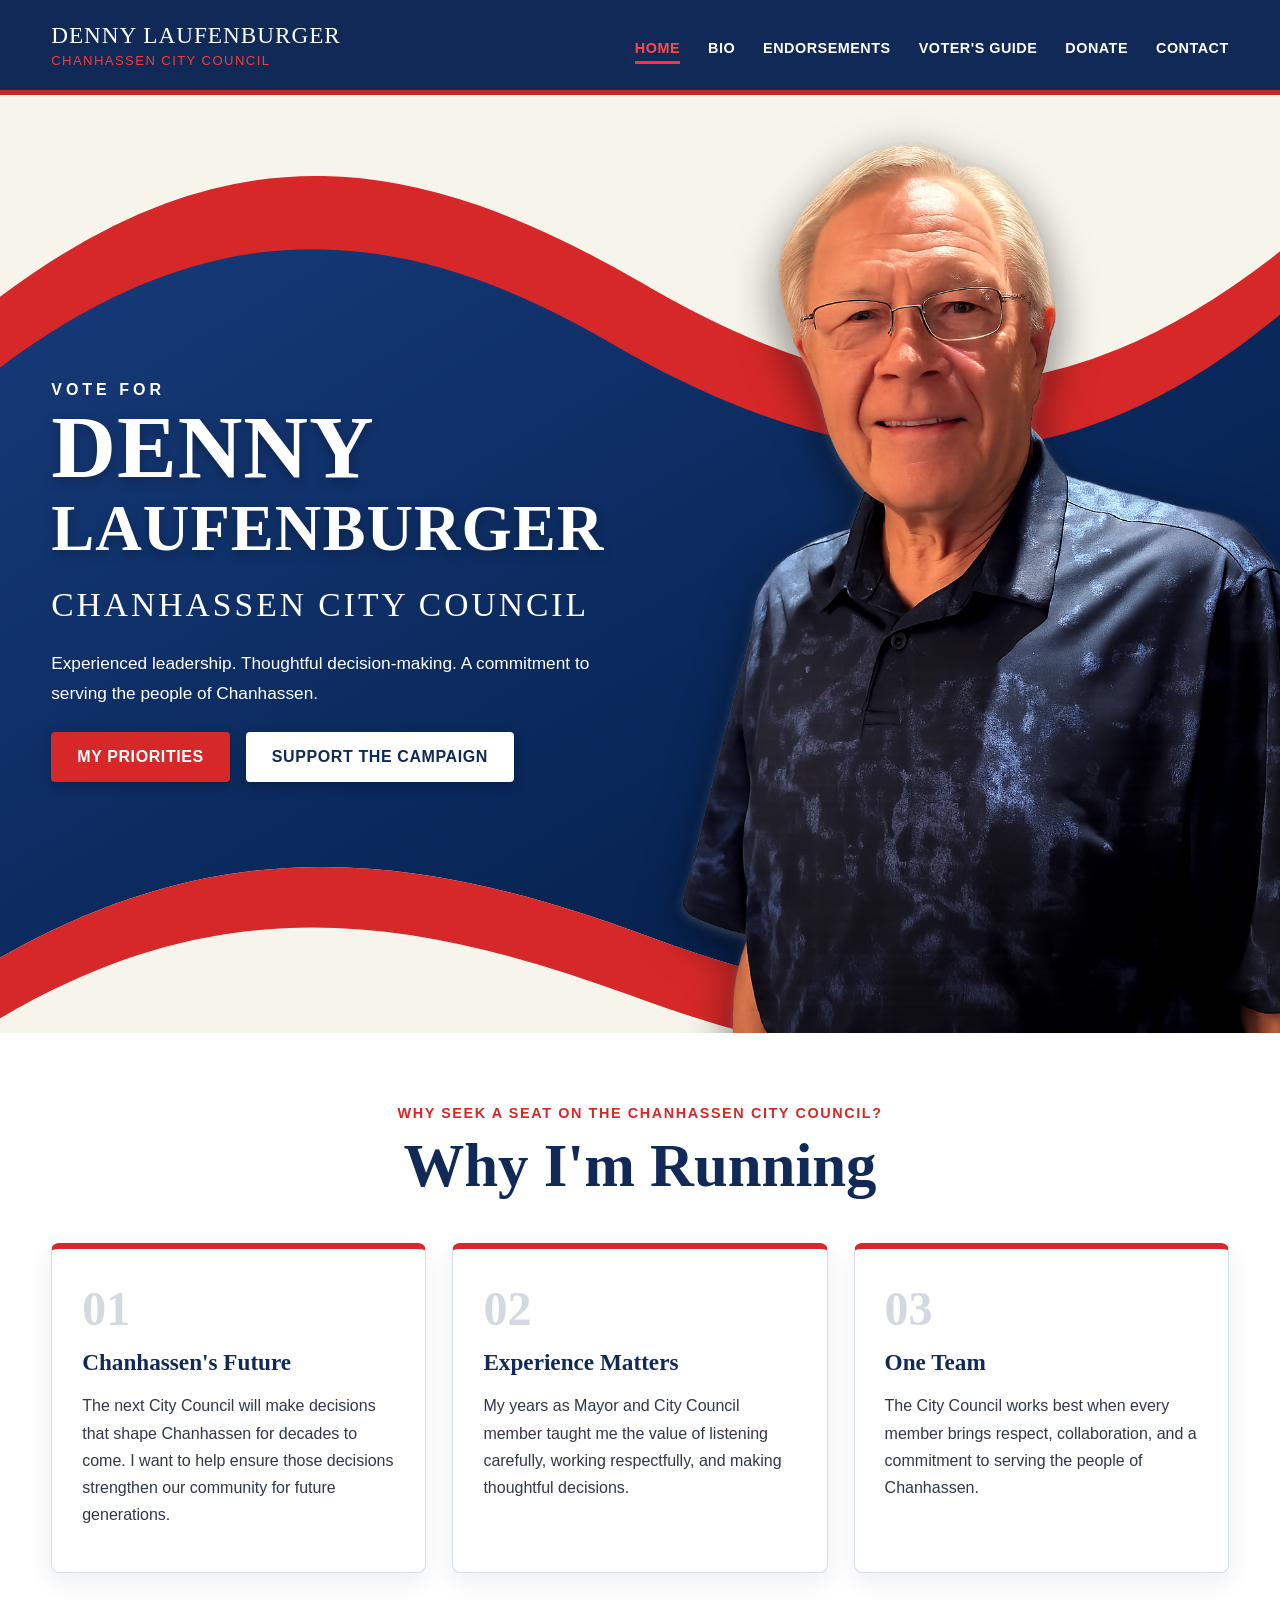
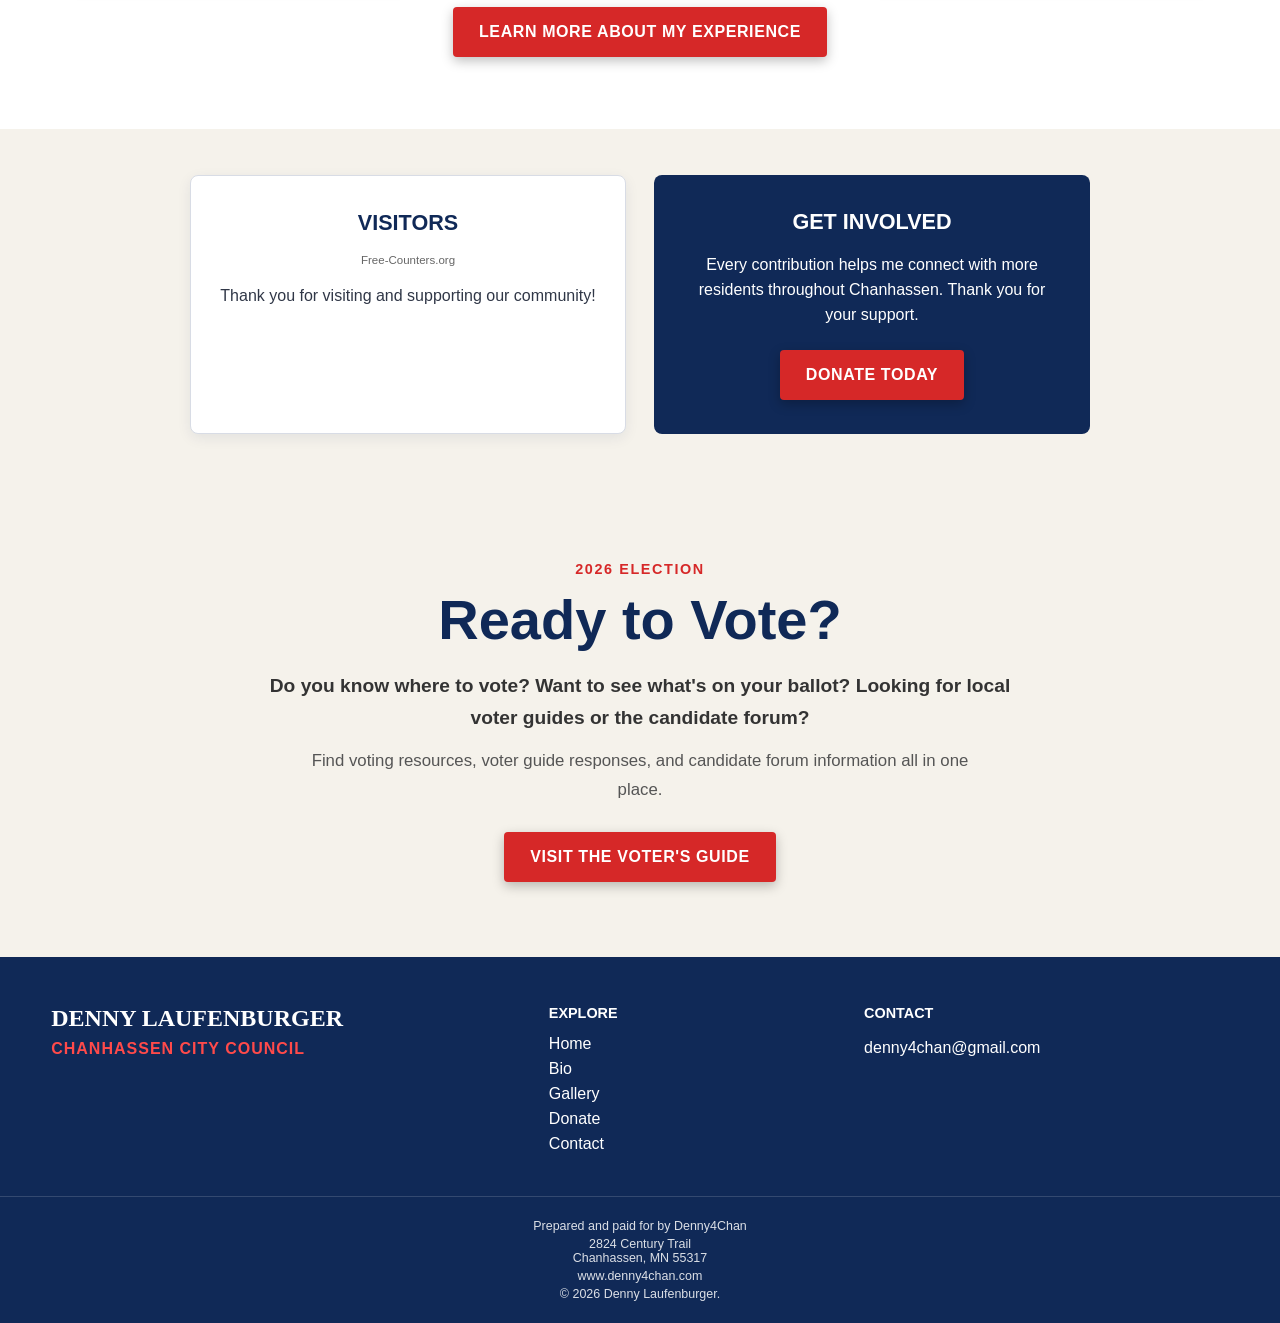
<file: index.html>
<!DOCTYPE html>
<html lang="en">
<head>
    
    <meta charset="UTF-8">

    <meta
        name="viewport"
        content="width=device-width, initial-scale=1.0"
    >

    <title>
        Denny Laufenburger for Chanhassen City Council
    </title>

    <meta
        name="description"
        content="Experienced leadership. Thoughtful decision-making. A commitment to serving the people of Chanhassen."
    >

    <!-- Social media and text-message preview -->
    <meta
        property="og:title"
        content="Denny Laufenburger for Chanhassen City Council"
    >

    <meta
        property="og:description"
        content="Experienced leadership. Thoughtful decision-making. A commitment to serving the people of Chanhassen."
    >

    <meta
        property="og:type"
        content="website"
    >

    <meta
        property="og:url"
        content="https://denny4chan.com/"
    >

    <meta
        property="og:image"
        content="https://denny4chan.com/images/social/share-image.jpg"
    >

    <meta
        property="og:image:alt"
        content="Vote Denny Laufenburger for Chanhassen City Council"
    >

    <meta
        property="og:image:width"
        content="1200"
    >

    <meta
        property="og:image:height"
        content="630"
    >

    <!-- X and other platforms -->
    <meta
        name="twitter:card"
        content="summary_large_image"
    >

    <meta
        name="twitter:title"
        content="Denny Laufenburger for Chanhassen City Council"
    >

    <meta
        name="twitter:description"
        content="Experienced leadership. Thoughtful decision-making. A commitment to serving the people of Chanhassen."
    >

    <meta
        name="twitter:image"
        content="https://denny4chan.com/images/social/share-image.jpg"
    >

    <link
        rel="stylesheet"
        href="css/style.css"
    >
</head>

<body>

    <header class="site-header">
        <div class="nav-container">

            <a class="campaign-name" href="index.html">
                <span>Denny Laufenburger</span>
                <small>Chanhassen City Council</small>
            </a>

            <nav class="main-nav">
    <a class="active" href="index.html">Home</a>
    <a href="about.html">Bio</a>
    <a href="endorsements.html">Endorsements</a>
    <a href="voter-guide.html">Voter's Guide</a>
    <a href="donate.html">Donate</a>
    <a href="contact.html">Contact</a>
</nav>

        </div>
    </header>

<main>

    <section class="hero">

        <svg
            class="hero-waves"
            viewBox="0 0 1440 620"
            preserveAspectRatio="none"
            aria-hidden="true"
        >
            <defs>
                <linearGradient id="blueGradient" x1="0" y1="0" x2="1" y2="1">
                    <stop offset="0%" stop-color="#173b7a"></stop>
                    <stop offset="55%" stop-color="#09285b"></stop>
                    <stop offset="100%" stop-color="#061b42"></stop>
                </linearGradient>
            </defs>

            <!-- White background -->
            <rect width="1440" height="620" fill="#f7f4ec"></rect>

            <!-- Upper red ribbon -->
            <path
                d="M0 135
                   C260 20, 470 40, 720 125
                   C980 215, 1190 220, 1440 105
                   L1440 145
                   C1195 265, 965 255, 705 170
                   C455 85, 245 70, 0 180
                   Z"
                fill="#d62828"
                stroke="#d62828"
                stroke-width="3"
                stroke-linejoin="round"
            ></path>

            <!-- Main blue area -->
            <path
    d="M0 180
       C250 70, 465 85, 705 170
       C965 255, 1195 265, 1440 145
       L1440 535
       C1210 625, 975 610, 725 555
       C470 500, 255 485, 0 570
       Z"
    fill="url(#blueGradient)"
></path>

            <!-- Lower red ribbon -->
            <path
    d="M0 570
       C255 485, 470 500, 725 555
       C975 610, 1210 625, 1440 535
       L1440 575
       C1195 665, 965 650, 710 595
       C455 540, 245 525, 0 610
       Z"
    fill="#d62828"
></path>
        </svg>

        <div class="hero-container">

            <div class="hero-copy">
                <p class="hero-eyebrow">Vote for</p>

                <h1>
                    Denny
                    <span>Laufenburger</span>
                </h1>

                <p class="hero-office">
                    Chanhassen City Council
                </p>

                <p class="hero-intro">
                    Experienced leadership. Thoughtful decision-making. A commitment to serving the people of Chanhassen.
                </p>

                <div class="hero-buttons">
                    <a class="button button-primary" href="about.html">
                        My priorities
                    </a>

                    <a class="button button-secondary" href="donate.html">
                        Support the Campaign
                    </a>
                </div>
            </div>

            <div class="hero-photo-area">
    <img
        class="hero-photo"
        src="images/hero/denny-laufenburger-hero.png"
        alt="Denny Laufenburger, candidate for Chanhassen City Council"
    >
</div>

        </div>

</section>


<section class="why-section">

<section class="why-home">

    <div class="why-home-container">

        <div class="why-home-heading">
            <p class="section-eyebrow">Why seek a seat on the Chanhassen City Council?</p>
            <h2>Why I'm Running</h2>
        </div>

        <div class="why-reasons">

            <article class="reason-card">
                <span class="reason-number">01</span>

                <h3>Chanhassen's Future</h3>

                <p>
                    The next City Council will make decisions that shape Chanhassen for decades to come. I want to help ensure those decisions strengthen our community for future generations.
                </p>
            </article>

            <article class="reason-card">
                <span class="reason-number">02</span>

                <h3>Experience Matters</h3>

                <p>
                    My years as Mayor and City Council member taught me the value of listening carefully, working respectfully, and making thoughtful decisions.
                </p>
            </article>

            <article class="reason-card">
                <span class="reason-number">03</span>

                <h3>One Team</h3>

                <p>
                    The City Council works best when every member brings respect, collaboration, and a commitment to serving the people of Chanhassen.
                </p>
            </article>

        </div>

        <div class="why-home-action">
            <a class="button button-primary" href="about.html">
                LEARN MORE ABOUT MY EXPERIENCE
            </a>
        </div>

    </div>

</section>

<section class="home-actions">

    <div class="home-actions-grid">

        <article class="visitor-card">
            <h2>Visitors</h2>

            <div class="live-counter">
                <a
                    href="https://www.free-counters.org/"
                    target="_blank"
                    rel="noopener noreferrer"
                >
                    Free-Counters.org
                </a>

                <script
                    type="text/javascript"
                    src="https://www.freevisitorcounters.com/auth.php?id=a21d501839f12835e194c9ba0f85140b612b9cba"
                ></script>

                <script
                    type="text/javascript"
                    src="https://freevisitorcounters.com/en/home/counter/1611873/t/5"
                ></script>
            </div>

            <p>
                Thank you for visiting and supporting our community!
            </p>
        </article>

        <article class="involved-card">
            <h2>Get Involved</h2>

            <p>
                Every contribution helps me connect with more residents throughout Chanhassen. Thank you for your support.
            </p>

            <a class="button button-primary" href="donate.html">
                Donate Today
            </a>
        </article>

    </div>

</section>
<section class="home-voter-guide">

    <div class="home-voter-guide-container">

        <p class="section-eyebrow">2026 ELECTION</p>

        <h2>Ready to Vote?</h2>

        <p class="home-voter-guide-intro">
            Do you know where to vote? Want to see what's on your ballot?
            Looking for local voter guides or the candidate forum?
        </p>

        <p class="home-voter-guide-text">
            Find voting resources, voter guide responses, and candidate forum
            information all in one place.
        </p>

        <a class="button button-primary" href="voter-guide.html">
            VISIT THE VOTER'S GUIDE
        </a>

    </div>

</section>
</section>

</main>

<footer class="site-footer">

    <div class="footer-grid">

        <div class="footer-brand">
            <h2>Denny Laufenburger</h2>
            <p>Chanhassen City Council</p>
        </div>

        <div class="footer-links">
            <h3>Explore</h3>

            <a href="index.html">Home</a>
            <a href="about.html">Bio</a>
            <a href="gallery.html">Gallery</a>
            <a href="donate.html">Donate</a>
            <a href="contact.html">Contact</a>
        </div>

        <div class="footer-contact">
            <h3>Contact</h3>

            <p>
    <a href="mailto:denny4chan@gmail.com">
        denny4chan@gmail.com
    </a>
</p>
        </div>

    </div>

    <div class="footer-bottom">
        <p>
    Prepared and paid for by Denny4Chan
</p>

<p>
    <a
        href="https://maps.google.com/?q=2824+Century+Trail,+Chanhassen,+MN+55317"
        target="_blank"
        rel="noopener noreferrer"
    >
        2824 Century Trail<br>
        Chanhassen, MN 55317
    </a>
</p>

<p>
    <a href="https://www.denny4chan.com">
        www.denny4chan.com
    </a>
</p>

        <p>
            &copy; 2026 Denny Laufenburger.
        </p>
    </div>

</footer>

</body>
</html>
</file>
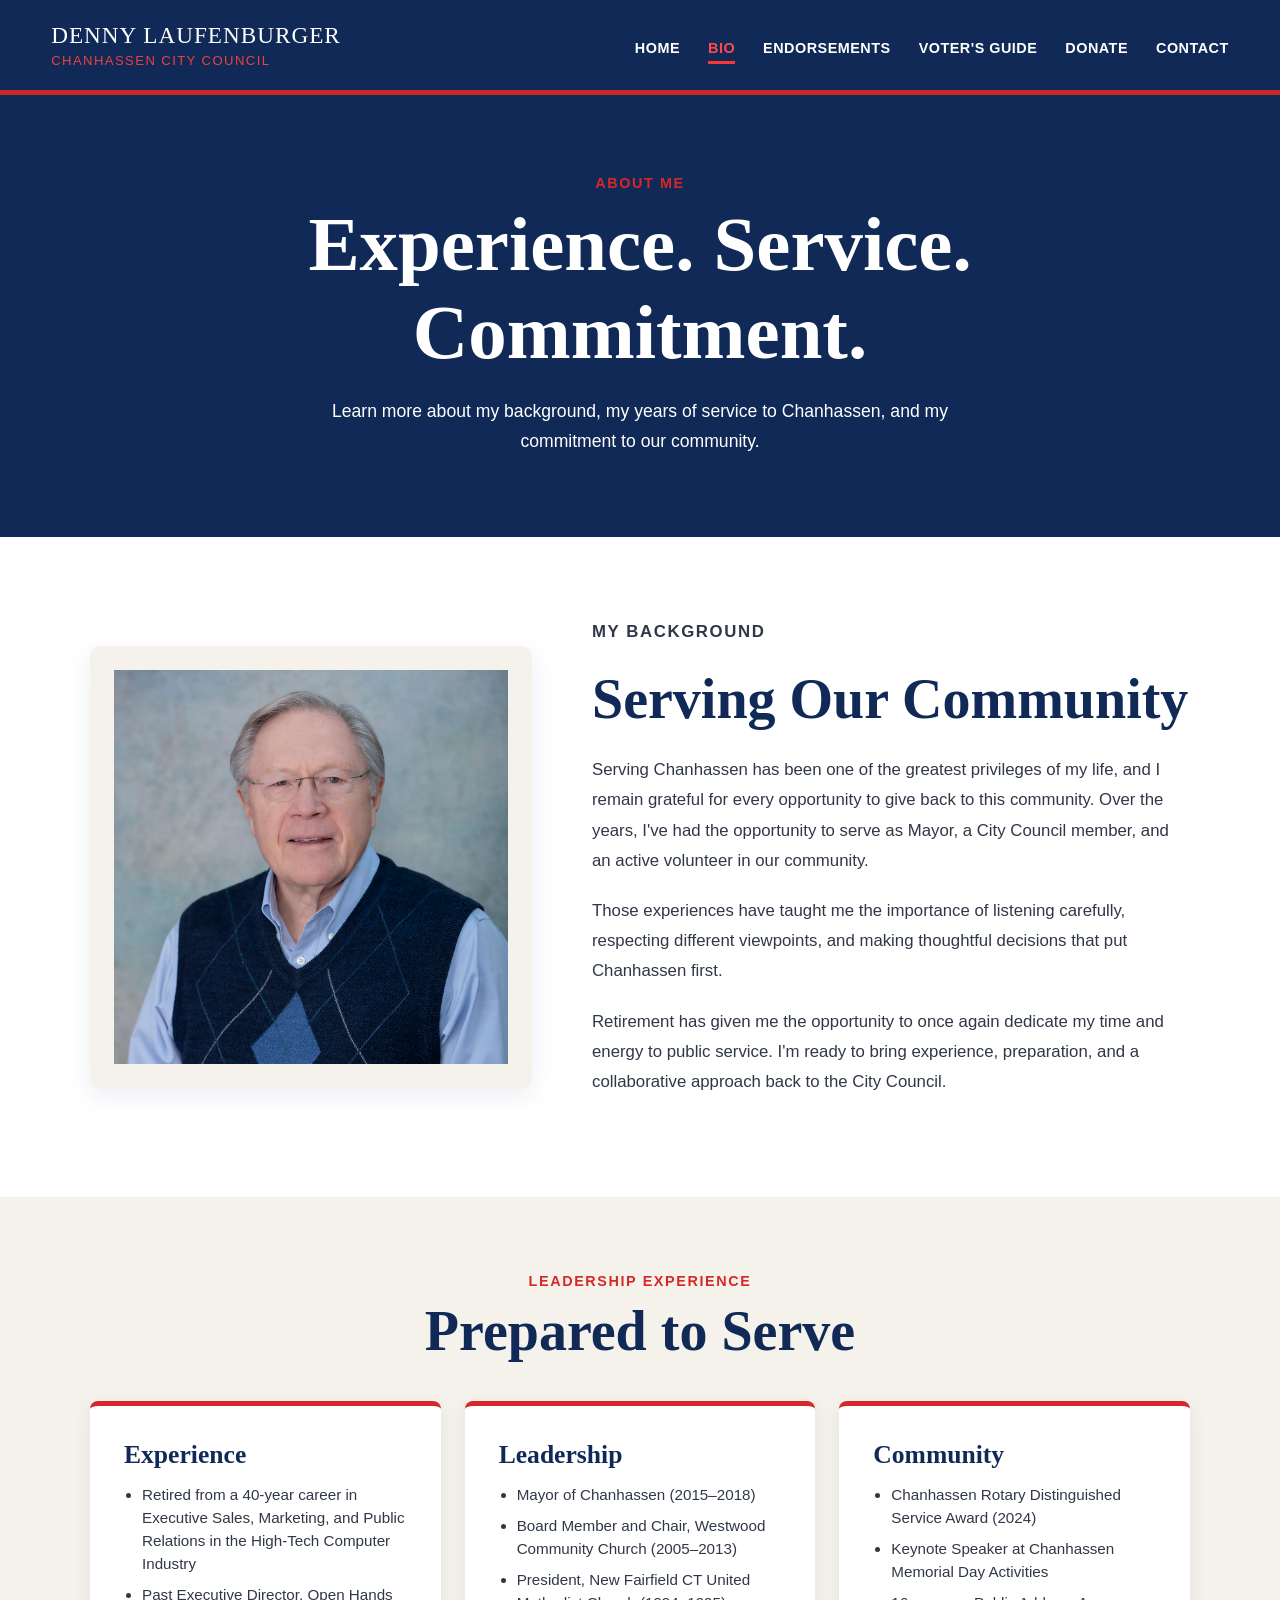
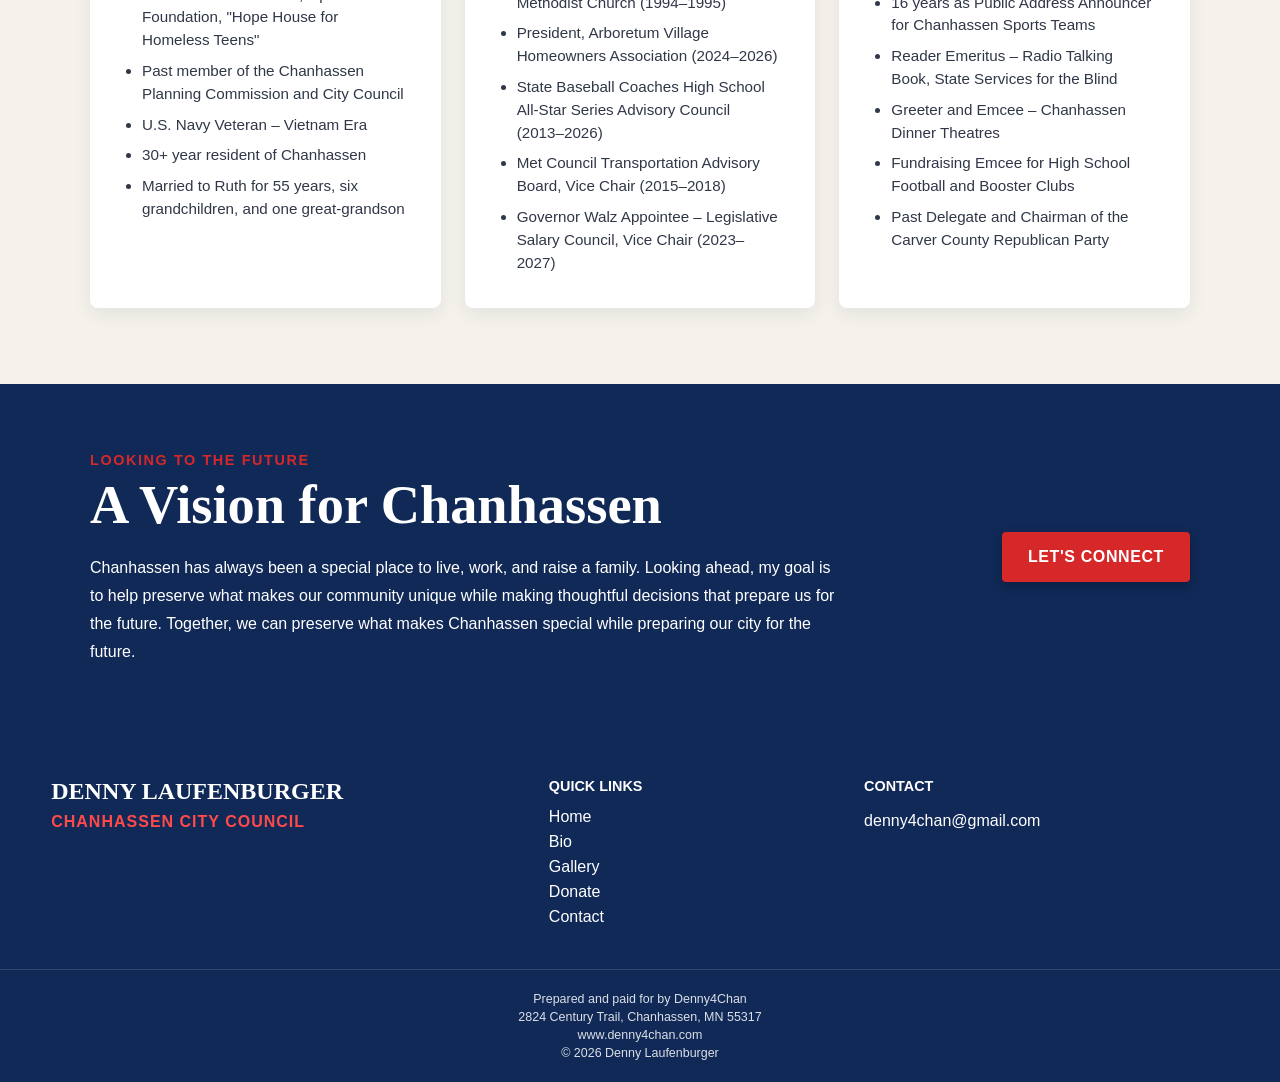
<file: about.html>
<!DOCTYPE html>
<html lang="en">

<head>
    <meta charset="UTF-8">
    <meta name="viewport" content="width=device-width, initial-scale=1.0">

    <title>About Denny Laufenburger | Chanhassen City Council</title>

    <link rel="stylesheet" href="css/style.css">
</head>

<body>

    <header class="site-header">
        <div class="nav-container">

            <a class="campaign-name" href="index.html">
                <span>Denny Laufenburger</span>
                <small>Chanhassen City Council</small>
            </a>

<nav class="main-nav">
    <a href="index.html">Home</a>
    <a class="active" href="about.html">Bio</a>
    <a href="endorsements.html">Endorsements</a>
    <a href="voter-guide.html">Voter's Guide</a>
    <a href="donate.html">Donate</a>
    <a href="contact.html">Contact</a>
</nav>

        </div>
    </header>

    <main>

        <section class="page-hero">
            <div class="page-hero-container">

                <p class="section-eyebrow">About Me</p>

                <h1>Experience.
Service.
Commitment.</h1>

                <p>
                    Learn more about my background, my years of service to Chanhassen, and my commitment to our community.
                </p>

            </div>
        </section>

        <section class="bio-section">

            <div class="bio-layout">

                <div class="bio-photo-card">

                    <img
                        src="images/about/denny-laufenburger-bio.png"
                        alt="Denny Laufenburger"
                    >

                </div>

                <div class="bio-copy">

                    <p class="section-eyebrow">MY BACKGROUND</p>

                    <h2>Serving Our Community</h2>

                    <p>
                        Serving Chanhassen has been one of the greatest privileges of my life, and I remain grateful for every opportunity to give back to this community.
                        Over the years, I've had the opportunity to serve as Mayor, a City Council
                        member, and an active volunteer in our community.
                        </p>

                        <p>
                        Those experiences have taught me the importance of listening carefully,
                        respecting different viewpoints, and making thoughtful decisions that put
                        Chanhassen first.
                        </p>

                        <p>
                        Retirement has given me the opportunity to once again dedicate my time and energy to public service. I'm ready to bring experience, preparation, and a collaborative approach back to the City Council.
                        </p>

                </div>

            </div>

        </section>

        <section class="experience-section">

            <div class="experience-container">

                <div class="section-heading">
                    <p class="section-eyebrow">Leadership Experience</p>
                    <h2>Prepared to Serve</h2>
                </div>

                <div class="experience-grid">

                    <article class="experience-card">
                        <h3>Experience</h3>

                        <ul class="bio-list">
                            <li>Retired from a 40-year career in Executive Sales, Marketing, and Public Relations in the High-Tech Computer Industry</li>
                            <li>Past Executive Director, Open Hands Foundation, "Hope House for Homeless Teens"</li>
                            <li>Past member of the Chanhassen Planning Commission and City Council</li>
                            <li>U.S. Navy Veteran – Vietnam Era</li>
                            <li>30+ year resident of Chanhassen</li>
                            <li>Married to Ruth for 55 years, six grandchildren, and one great-grandson</li>
                        </ul>
                    </article>

                    <article class="experience-card">
                        <h3>Leadership</h3>

                        <ul class="bio-list">
                            <li>Mayor of Chanhassen (2015–2018)</li>
                            <li>Board Member and Chair, Westwood Community Church (2005–2013)</li>
                            <li>President, New Fairfield CT United Methodist Church (1994–1995)</li>
                            <li>President, Arboretum Village Homeowners Association (2024–2026)</li>
                            <li>State Baseball Coaches High School All-Star Series Advisory Council (2013–2026)</li>
                            <li>Met Council Transportation Advisory Board, Vice Chair (2015–2018)</li>
                            <li>Governor Walz Appointee – Legislative Salary Council, Vice Chair (2023–2027)</li>
                        </ul>
                    </article>

                    <article class="experience-card">
                        <h3>Community</h3>

                        <ul class="bio-list">
                            <li>Chanhassen Rotary Distinguished Service Award (2024)</li>
                            <li>Keynote Speaker at Chanhassen Memorial Day Activities</li>
                            <li>16 years as Public Address Announcer for Chanhassen Sports Teams</li>
                            <li>Reader Emeritus – Radio Talking Book, State Services for the Blind</li>
                            <li>Greeter and Emcee – Chanhassen Dinner Theatres</li>
                            <li>Fundraising Emcee for High School Football and Booster Clubs</li>
                            <li>Past Delegate and Chairman of the Carver County Republican Party</li>
                        </ul>
                    </article>

                </div>

            </div>

        </section>

        <section class="vision-section">

            <div class="vision-container">

                <div>
                    <p class="section-eyebrow">LOOKING TO THE FUTURE</p>

                    <h2>A Vision for Chanhassen</h2>

                    <p>
                        <p>
                            Chanhassen has always been a special place to live, work, and raise a family.
                            Looking ahead, my goal is to help preserve what makes our community unique
                            while making thoughtful decisions that prepare us for the future. Together, we can preserve what makes Chanhassen special while preparing our city for the future.
                            </p>
                    </p>
                </div>

                <a class="button button-primary" href="contact.html">
                    LET'S CONNECT
                </a>

            </div>

        </section>

    </main>

    <footer class="site-footer">

        <div class="footer-grid">

            <div class="footer-brand">
                <h2>Denny Laufenburger</h2>
                <p>Chanhassen City Council</p>
            </div>

            <div class="footer-links">
                <h3>Quick Links</h3>

                <a href="index.html">Home</a>
                <a href="about.html">Bio</a>
                <a href="gallery.html">Gallery</a>
                <a href="donate.html">Donate</a>
                <a href="contact.html">Contact</a>
            </div>

            <div class="footer-contact">
                <h3>Contact</h3>

                <p>
                    <a href="mailto:denny4chan@gmail.com">
                        denny4chan@gmail.com
                    </a>
                </p>
            </div>

        </div>

        <div class="footer-bottom">
            <p>Prepared and paid for by Denny4Chan</p>
            <p>2824 Century Trail, Chanhassen, MN 55317</p>
            <p>www.denny4chan.com</p>
            <p>&copy; 2026 Denny Laufenburger</p>
        </div>

    </footer>

</body>

</html>
</file>
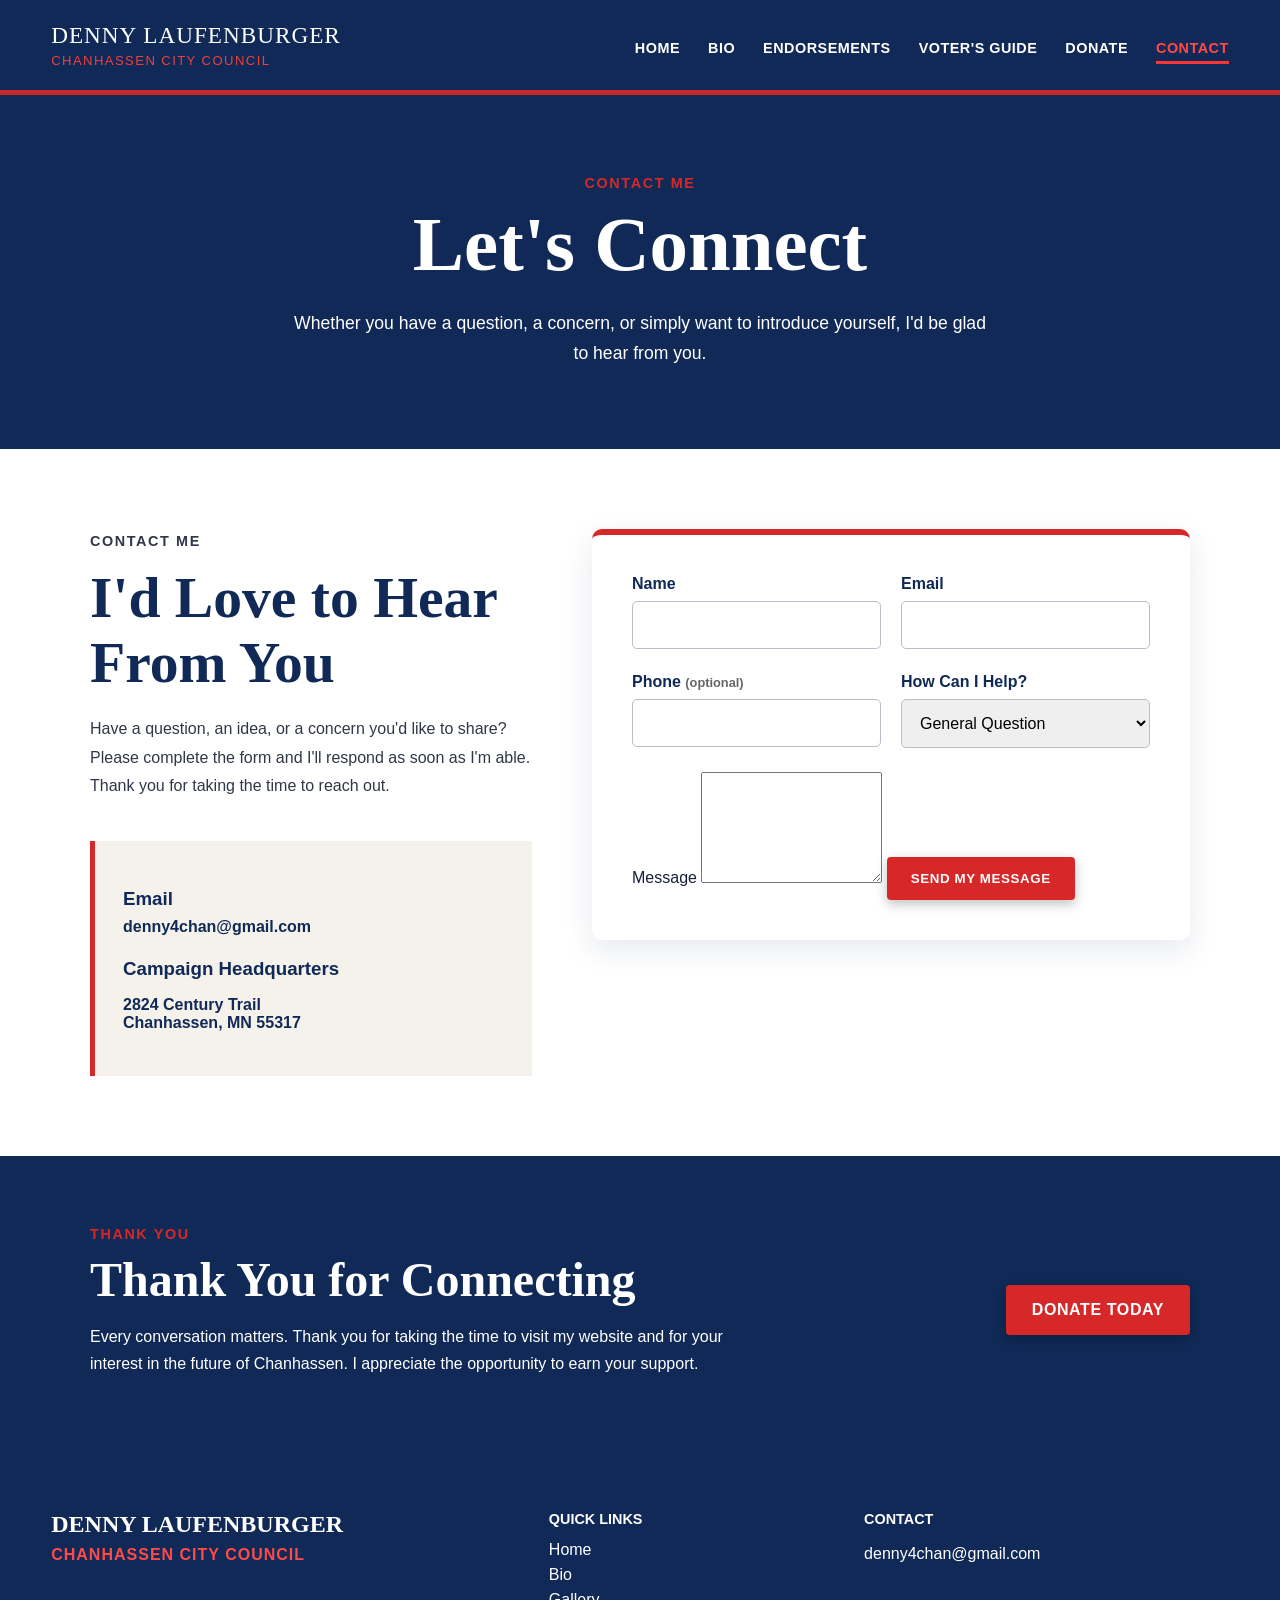
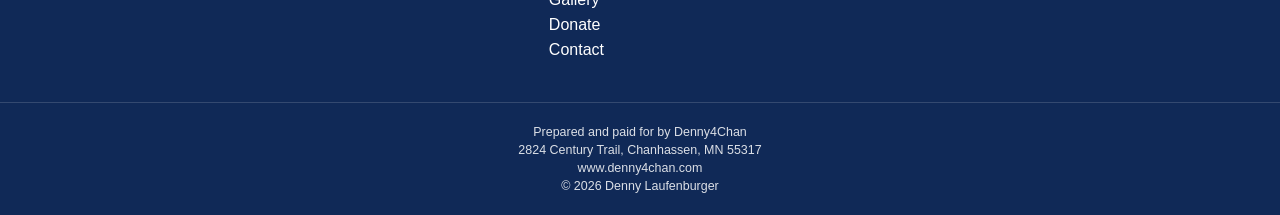
<file: contact.html>
<!DOCTYPE html>
<html lang="en">

<head>
    <meta charset="UTF-8">
    <meta name="viewport" content="width=device-width, initial-scale=1.0">

    <title>Let's Connect | Denny Laufenburger</title>

    <link rel="stylesheet" href="css/style.css">
</head>

<body>

<header class="site-header">

    <div class="nav-container">

        <a class="campaign-name" href="index.html">
            <span>Denny Laufenburger</span>
            <small>Chanhassen City Council</small>
        </a>

<nav class="main-nav">
    <a href="index.html">Home</a>
    <a href="about.html">Bio</a>
    <a href="endorsements.html">Endorsements</a>
    <a href="voter-guide.html">Voter's Guide</a>
    <a href="donate.html">Donate</a>
    <a class="active" href="contact.html">Contact</a>
</nav>

    </div>

</header>

<main>

<section class="page-hero">

    <div class="page-hero-container">

        <p class="section-eyebrow">Contact Me</p>

        <h1>Let's Connect</h1>

        <p>
            Whether you have a question, a concern, or simply want to introduce yourself, I'd be glad to hear from you.
        </p>

    </div>

</section>


<section class="contact-section">

    <div class="contact-layout">

        <div class="contact-copy">

            <p class="section-eyebrow">CONTACT ME</p>

            <h2>I'd Love to Hear From You</h2>

            <p>
                <p>
                    Have a question, an idea, or a concern you'd like to share?
                    Please complete the form and I'll respond as soon as I'm able.
                    Thank you for taking the time to reach out.
                    </p>
            </p>

            <div class="direct-contact">

                <h3>Email</h3>

                <a href="mailto:denny4chan@gmail.com">
                    denny4chan@gmail.com
                </a>

                <h3>Campaign Headquarters</h3>

                <p>
                <a href="https://maps.google.com/?q=2824+Century+Trail,+Chanhassen,+MN+55317"
                target="_blank"
                rel="noopener noreferrer">
                2824 Century Trail<br>
                Chanhassen, MN 55317
                </a>
                </p>

            </div>

        </div>

        <form
            class="contact-form"
            action="https://formspree.io/f/xaqrzrrb"
            method="POST"
        >

            <div class="form-row">

                <div class="form-field">

                    <label for="name">Name</label>

                    <input
                    type="text"
                    id="name"
                    name="name"
                    required
                >

                </div>

                <div class="form-field">

                    <label for="email">Email</label>

                   <input
                    type="email"
                    id="email"
                    name="email"
                    required
                >

                </div>

            </div>

            <div class="form-row">

                <div class="form-field">

                    <label for="phone">
                        Phone <span>(optional)</span>
                    </label>

                    <input
                        type="tel"
                        id="phone"
                        name="phone"
                    >

                </div>

                <div class="form-field">

                    <label for="reason">
                        How Can I Help?
                    </label>

                    <select
                        id="reason"
                        name="reason"
                    >

                        <option>General Question</option>
                        <option>Share an Idea</option>
                        <option>Volunteer</option>
                        <option>Request a Yard Sign</option>
                        <option>Media Inquiry</option>
                        <option>Other</option>

                    </select>

                </div>

            </div>

            <label for="message">
                    Message
                </label>

                <textarea
                    id="message"
                    name="message"
                    rows="7"
                    required
                ></textarea>

            <button
                class="button button-primary form-submit"
                type="submit"
            >
                Send My Message
            </button>

        </form>

    </div>

</section>


<section class="involved-section">

    <div class="involved-container">

        <div>

            <p class="section-eyebrow">Thank You</p>

            <h2>Thank You for Connecting</h2>

            <p>
                Every conversation matters. Thank you for taking the time to visit my website and for your interest in the future of Chanhassen. I appreciate the opportunity to earn your support.
            </p>

        </div>

        <a href="donate.html" class="button button-primary">
            Donate Today
        </a>

    </div>

</section>

</main>


<footer class="site-footer">

    <div class="footer-grid">

        <div class="footer-brand">
            <h2>Denny Laufenburger</h2>
            <p>Chanhassen City Council</p>
        </div>

        <div class="footer-links">
            <h3>Quick Links</h3>

            <a href="index.html">Home</a>
            <a href="about.html">Bio</a>
            <a href="gallery.html">Gallery</a>
            <a href="donate.html">Donate</a>
            <a href="contact.html">Contact</a>
        </div>

        <div class="footer-contact">
            <h3>Contact</h3>

            <p>
    <a href="mailto:denny4chan@gmail.com">
        denny4chan@gmail.com
    </a>
</p>
        </div>

    </div>

    <div class="footer-bottom">

        <p>Prepared and paid for by Denny4Chan</p>
        <p>2824 Century Trail, Chanhassen, MN 55317</p>
        <p>www.denny4chan.com</p>
        <p>&copy; 2026 Denny Laufenburger</p>

    </div>

</footer>

</body>
</html>
</file>
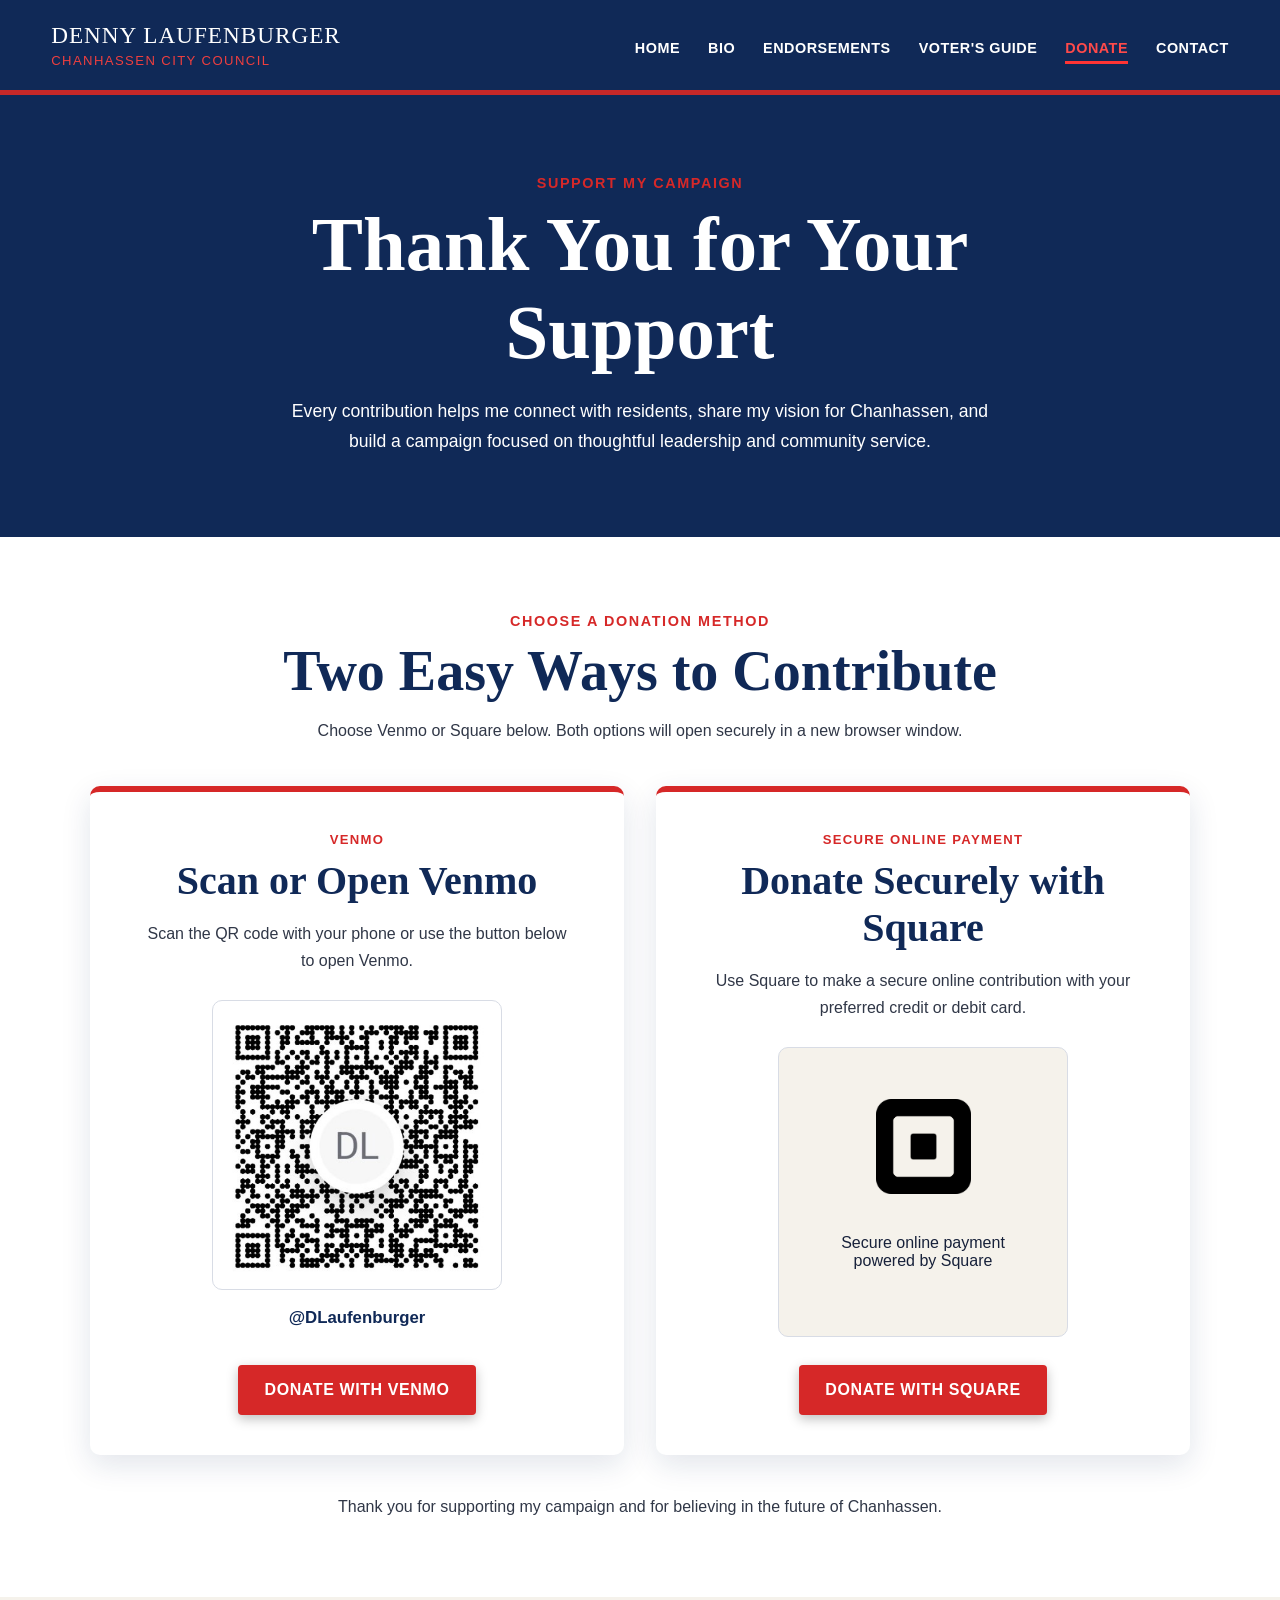
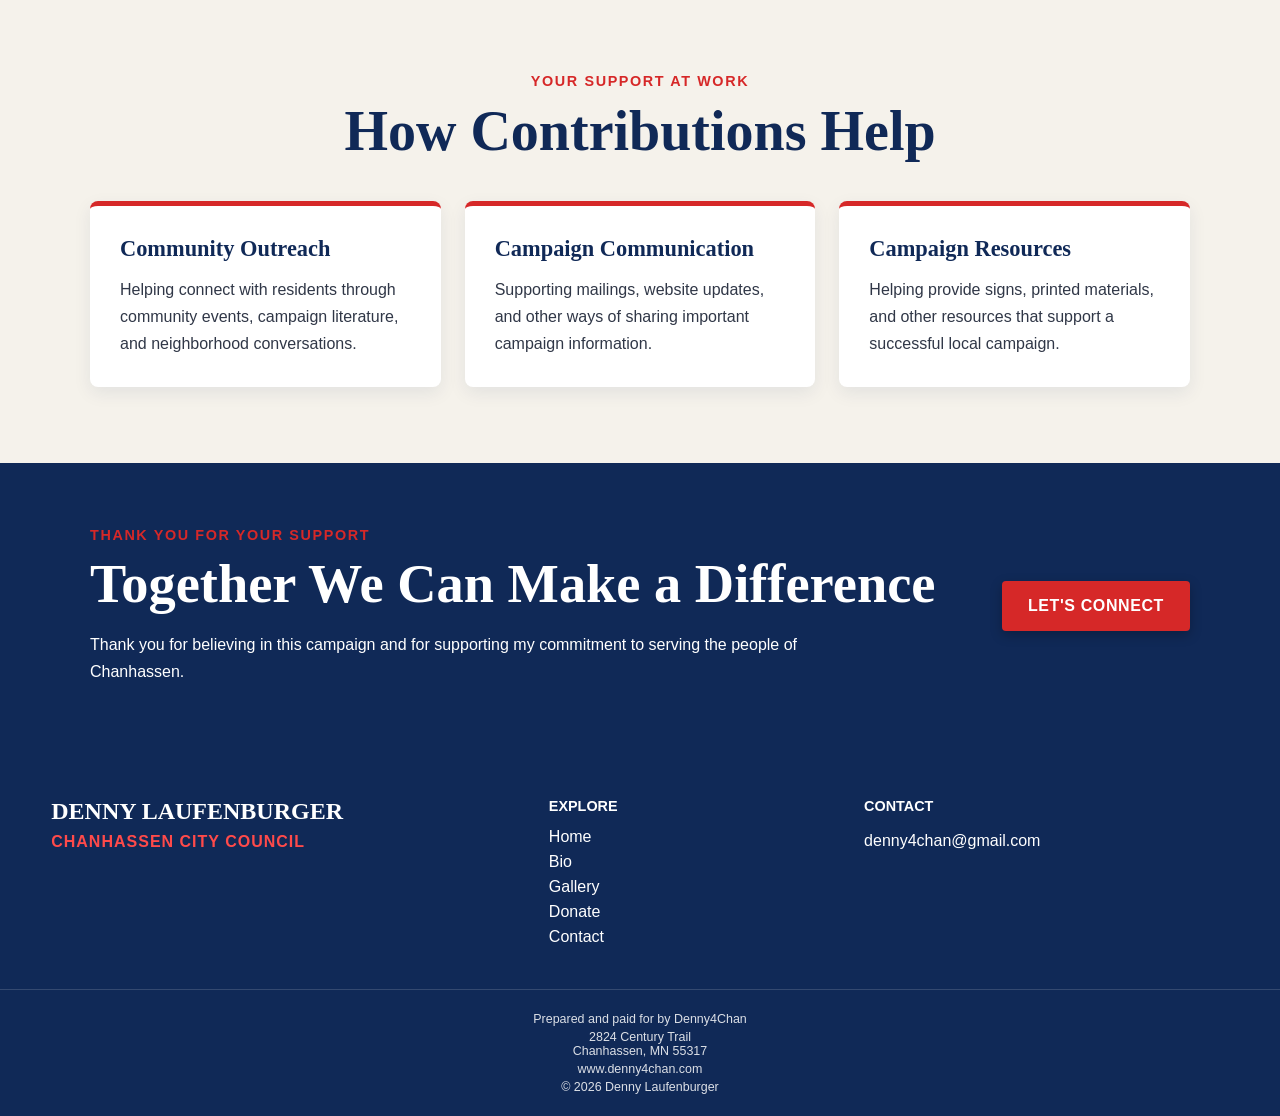
<file: donate.html>
<!DOCTYPE html>
<html lang="en">

<head>
    <meta charset="UTF-8">
    <meta name="viewport" content="width=device-width, initial-scale=1.0">

    <title>Donate | Denny Laufenburger for Chanhassen City Council</title>

    <link rel="stylesheet" href="css/style.css">
</head>

<body>

    <header class="site-header">
        <div class="nav-container">

            <a class="campaign-name" href="index.html">
                <span>Denny Laufenburger</span>
                <small>Chanhassen City Council</small>
            </a>

<nav class="main-nav">
    <a href="index.html">Home</a>
    <a href="about.html">Bio</a>
    <a href="endorsements.html">Endorsements</a>
    <a href="voter-guide.html">Voter's Guide</a>
    <a class="active" href="donate.html">Donate</a>
    <a href="contact.html">Contact</a>
</nav>

        </div>
    </header>

    <main>

        <section class="page-hero">

            <div class="page-hero-container">

                <p class="section-eyebrow">
                    Support My Campaign
                </p>

                <h1>Thank You for Your Support</h1>

                <p>
                    Every contribution helps me connect with residents, share my
                    vision for Chanhassen, and build a campaign focused on thoughtful
                    leadership and community service.
                </p>

            </div>

        </section>

        <section class="donation-options-section">

            <div class="donation-options-container">

                <div class="section-heading">

                    <p class="section-eyebrow">
                        Choose a Donation Method
                    </p>

                    <h2>Two Easy Ways to Contribute</h2>

                    <p class="donation-options-intro">
                        Choose Venmo or Square below. Both options will open securely
                        in a new browser window.
                    </p>

                </div>

                <div class="donation-options-grid">

                    <article class="payment-card">

                        <p class="payment-label">
                            Venmo
                        </p>

                        <h3>Scan or Open Venmo</h3>

                        <p class="payment-description">
                            Scan the QR code with your phone or use the button below
                            to open Venmo.
                        </p>

                        <div class="venmo-qr">

                            <img
                                src="images/donate/venmo_qrcode.jpg"
                                alt="Venmo QR code for the Denny Laufenburger campaign"
                            >

                        </div>

                        <p class="payment-account">
                            <strong>@DLaufenburger</strong>
                        </p>

                        <a
                            class="button button-primary"
                            href="https://venmo.com/u/DLaufenburger"
                            target="_blank"
                            rel="noopener noreferrer"
                        >
                            Donate with Venmo
                        </a>

                    </article>

                    <article class="payment-card">

                        <p class="payment-label">
                            Secure Online Payment
                        </p>

                        <h3>Donate Securely with Square</h3>

                        <p class="payment-description">
                            Use Square to make a secure online contribution with your
                            preferred credit or debit card.
                        </p>

                        <div class="square-payment-mark">

                            <img
                                class="square-logo-image"
                                src="images/donate/square-logo.png"
                                alt="Square"
                            >

                            <p>
                                Secure online payment powered by Square
                            </p>

                        </div>

                        <a
                            class="button button-primary"
                            href="https://square.link/u/AvZcHK8Z?src=sheet"
                            target="_blank"
                            rel="noopener noreferrer"
                        >
                            Donate with Square
                        </a>

                    </article>

                </div>

                <p class="donation-thanks">
                    Thank you for supporting my campaign and for believing in the
                    future of Chanhassen.
                </p>

            </div>

        </section>

        <section class="donation-use-section">

            <div class="donation-use-container">

                <div class="section-heading">

                    <p class="section-eyebrow">
                        Your Support at Work
                    </p>

                    <h2>How Contributions Help</h2>

                </div>

                <div class="donation-use-grid">

                    <article class="donation-use-card">

                        <h3>Community Outreach</h3>

                        <p>
                            Helping connect with residents through community events,
                            campaign literature, and neighborhood conversations.
                        </p>

                    </article>

                    <article class="donation-use-card">

                        <h3>Campaign Communication</h3>

                        <p>
                            Supporting mailings, website updates, and other ways of
                            sharing important campaign information.
                        </p>

                    </article>

                    <article class="donation-use-card">

                        <h3>Campaign Resources</h3>

                        <p>
                            Helping provide signs, printed materials, and other
                            resources that support a successful local campaign.
                        </p>

                    </article>

                </div>

            </div>

        </section>

        <section class="donate-thank-you">

            <div class="donate-thank-you-container">

                <div>

                    <p class="section-eyebrow">
                        Thank You for Your Support
                    </p>

                    <h2>Together We Can Make a Difference</h2>

                    <p>
                        Thank you for believing in this campaign and for supporting
                        my commitment to serving the people of Chanhassen.
                    </p>

                </div>

                <a class="button button-primary" href="contact.html">
                    Let's Connect
                </a>

            </div>

        </section>

    </main>

    <footer class="site-footer">

        <div class="footer-grid">

            <div class="footer-brand">
                <h2>Denny Laufenburger</h2>
                <p>Chanhassen City Council</p>
            </div>

            <div class="footer-links">

                <h3>Explore</h3>

                <a href="index.html">Home</a>
                <a href="about.html">Bio</a>
                <a href="gallery.html">Gallery</a>
                <a href="donate.html">Donate</a>
                <a href="contact.html">Contact</a>

            </div>

            <div class="footer-contact">

                <h3>Contact</h3>

                <p>
                    <a href="mailto:denny4chan@gmail.com">
                        denny4chan@gmail.com
                    </a>
                </p>

            </div>

        </div>

        <div class="footer-bottom">

            <p>Prepared and paid for by Denny4Chan</p>

            <p>
                <a
                    href="https://maps.google.com/?q=2824+Century+Trail,+Chanhassen,+MN+55317"
                    target="_blank"
                    rel="noopener noreferrer"
                >
                    2824 Century Trail<br>
                    Chanhassen, MN 55317
                </a>
            </p>

            <p>
                <a href="https://www.denny4chan.com">
                    www.denny4chan.com
                </a>
            </p>

            <p>
                &copy; 2026 Denny Laufenburger
            </p>

        </div>

    </footer>

</body>

</html>
</file>
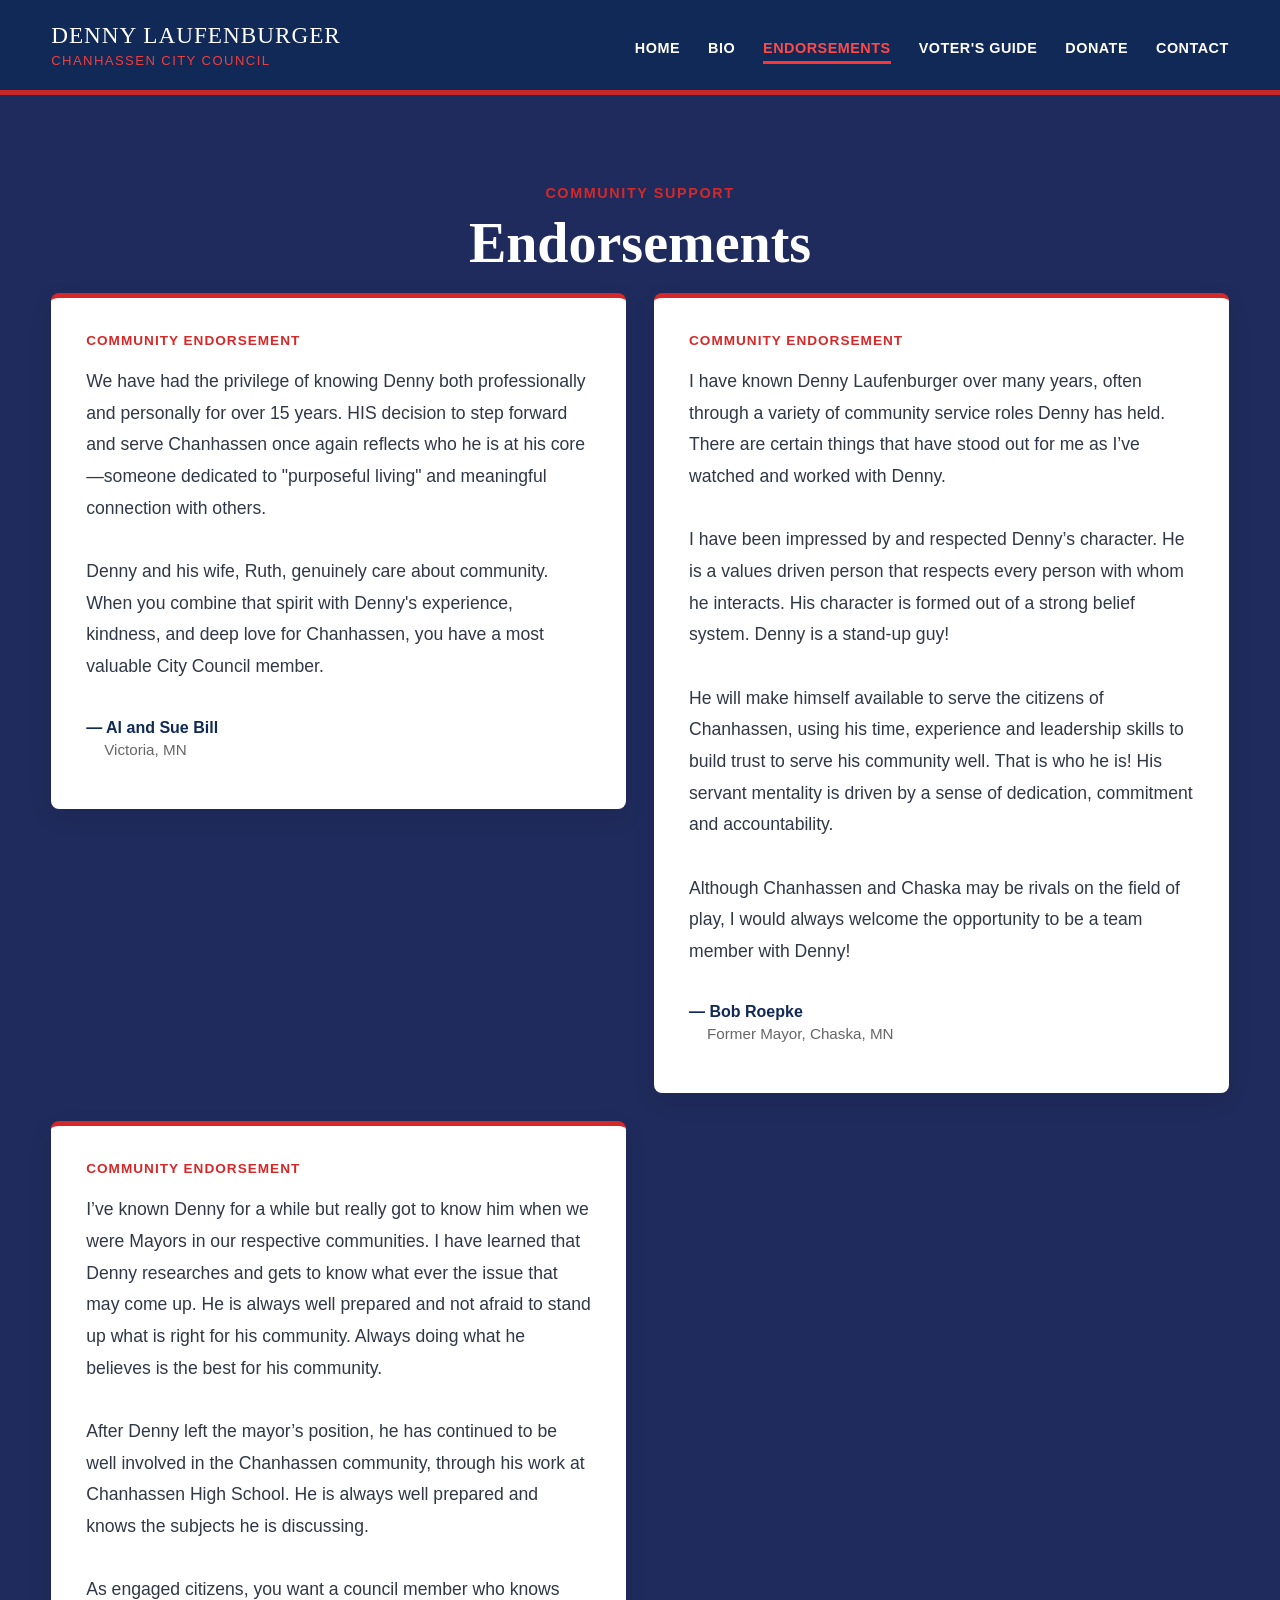
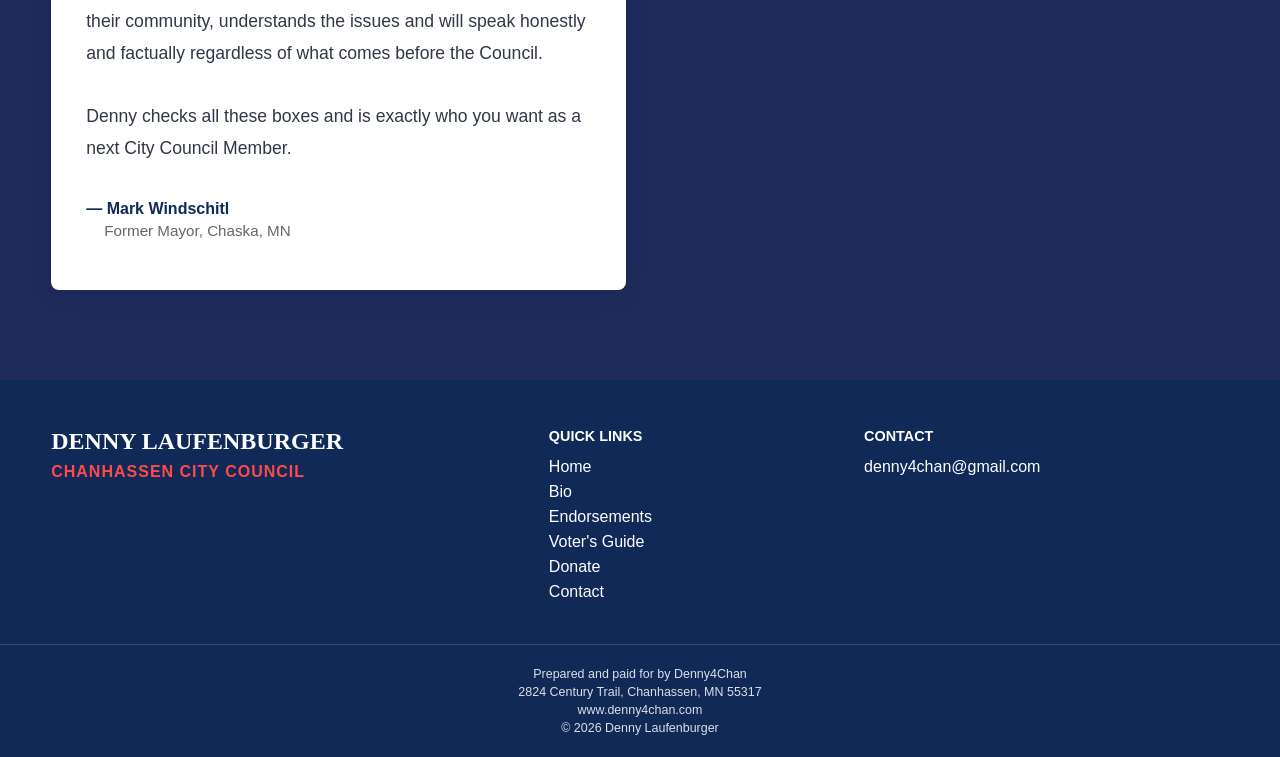
<file: endorsements.html>
<!DOCTYPE html>
<html lang="en">

<head>
    <meta charset="UTF-8">
    <meta name="viewport" content="width=device-width, initial-scale=1.0">

    <title>Endorsements | Denny Laufenburger for Chanhassen City Council</title>

    <link rel="stylesheet" href="css/style.css">
</head>

<body>

    <header class="site-header">
        <div class="nav-container">

            <a class="campaign-name" href="index.html">
                <span>Denny Laufenburger</span>
                <small>Chanhassen City Council</small>
            </a>

            <nav class="main-nav">
                <a href="index.html">Home</a>
                <a href="about.html">Bio</a>
                <a class="active" href="endorsements.html">Endorsements</a>
                <a href="voter-guide.html">Voter's Guide</a>
                <a href="donate.html">Donate</a>
                <a href="contact.html">Contact</a>
            </nav>

        </div>
    </header>

    <main>

        <section class="endorsements-section">

            <div class="endorsements-container">

                <p class="section-eyebrow">COMMUNITY SUPPORT</p>

                <h2>Endorsements</h2>

                <div class="endorsement-grid">

                    <article class="endorsement-card">

                        <p class="endorsement-title">
                            COMMUNITY ENDORSEMENT
                        </p>

                        <blockquote>
                            We have had the privilege of knowing Denny both professionally and personally for over 15 years. HIS decision to step forward and serve Chanhassen once again reflects who he is at his core—someone dedicated to "purposeful living" and meaningful connection with others.
                            <br><br>
                            Denny and his wife, Ruth, genuinely care about community. When you combine that spirit with Denny's experience, kindness, and deep love for Chanhassen, you have a most valuable City Council member.
                        </blockquote>

                        <p class="endorsement-name">
                            Al and Sue Bill
                            <span>Victoria, MN</span>
                        </p>

                    </article>

                    <article class="endorsement-card">

                        <p class="endorsement-title">
                            COMMUNITY ENDORSEMENT
                        </p>

                        <blockquote>
                            I have known Denny Laufenburger over many years, often through a variety of community service roles Denny has held. There are certain things that have stood out for me as I’ve watched and worked with Denny.
                            <br><br>
                            I have been impressed by and respected Denny’s character. He is a values driven person that respects every person with whom he interacts. His character is formed out of a strong belief system. Denny is a stand-up guy!
                            <br><br>
                            He will make himself available to serve the citizens of Chanhassen, using his time, experience and leadership skills to build trust to serve his community well. That is who he is! His servant mentality is driven by a sense of dedication, commitment and accountability.
                            <br><br>
                            Although Chanhassen and Chaska may be rivals on the field of play, I would always welcome the opportunity to be a team member with Denny!
                        </blockquote>

                        <p class="endorsement-name">
                            Bob Roepke
                            <span>Former Mayor, Chaska, MN</span>
                        </p>

                    </article>

                    <article class="endorsement-card">

                        <p class="endorsement-title">
                            COMMUNITY ENDORSEMENT
                        </p>

                        <blockquote>
                            I’ve known Denny for a while but really got to know him when we were Mayors in our respective communities. I have learned that Denny researches and gets to know what ever the issue that may come up. He is always well prepared and not afraid to stand up what is right for his community. Always doing what he believes is the best for his community.
                            <br><br>
                            After Denny left the mayor’s position, he has continued to be well involved in the Chanhassen community, through his work at Chanhassen High School. He is always well prepared and knows the subjects he is discussing.
                            <br><br>
                            As engaged citizens, you want a council member who knows their community, understands the issues and will speak honestly and factually regardless of what comes before the Council.
                            <br><br>
                            Denny checks all these boxes and is exactly who you want as a next City Council Member.
                        </blockquote>

                        <p class="endorsement-name">
                            Mark Windschitl
                            <span>Former Mayor, Chaska, MN</span>
                        </p>

                    </article>

                </div>

            </div>

        </section>

    </main>

    <footer class="site-footer">

        <div class="footer-grid">

            <div class="footer-brand">
                <h2>Denny Laufenburger</h2>
                <p>Chanhassen City Council</p>
            </div>

            <div class="footer-links">
                <h3>Quick Links</h3>

                <a href="index.html">Home</a>
                <a href="about.html">Bio</a>
                <a href="endorsements.html">Endorsements</a>
                <a href="voter-guide.html">Voter's Guide</a>
                <a href="donate.html">Donate</a>
                <a href="contact.html">Contact</a>
            </div>

            <div class="footer-contact">
                <h3>Contact</h3>

                <a href="mailto:denny4chan@gmail.com">
                    denny4chan@gmail.com
                </a>
            </div>

        </div>

        <div class="footer-bottom">
            <p>Prepared and paid for by Denny4Chan</p>
            <p>2824 Century Trail, Chanhassen, MN 55317</p>
            <p>www.denny4chan.com</p>
            <p>&copy; 2026 Denny Laufenburger</p>
        </div>

    </footer>

</body>

</html>
</file>
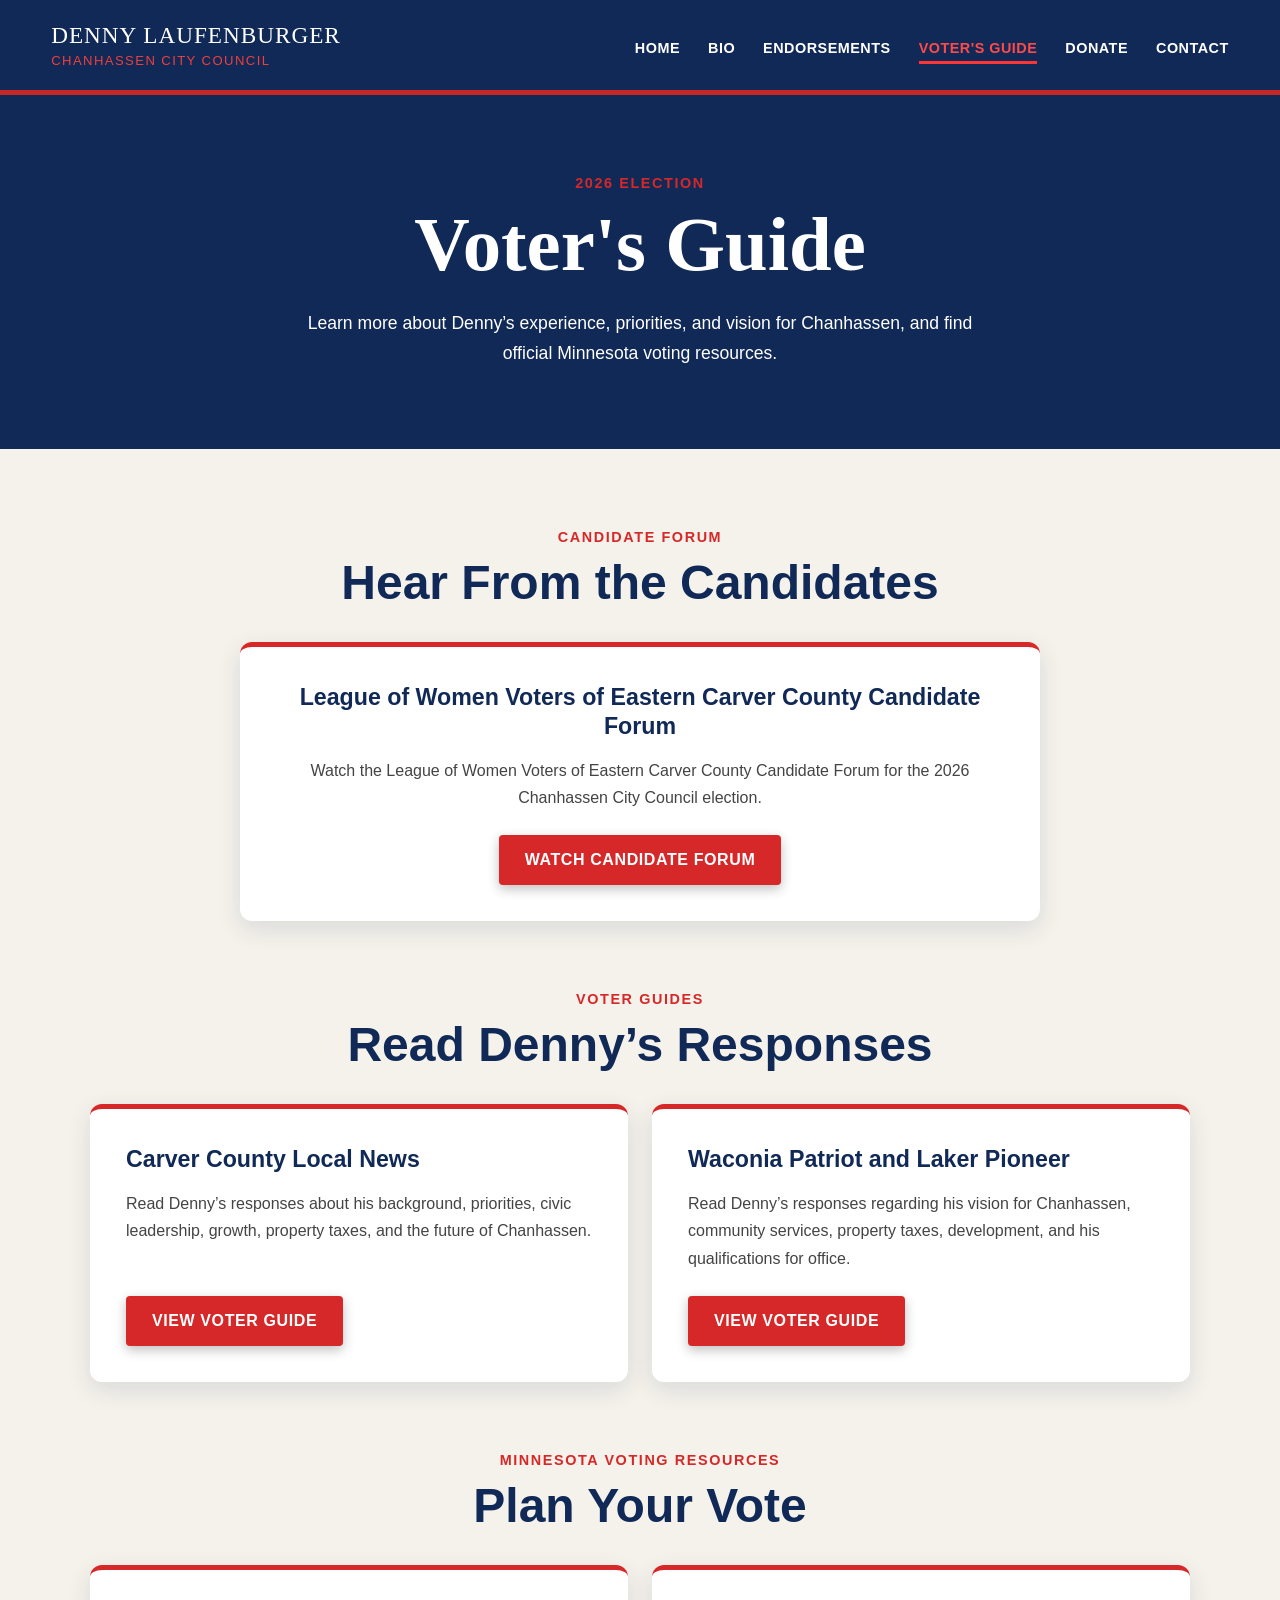
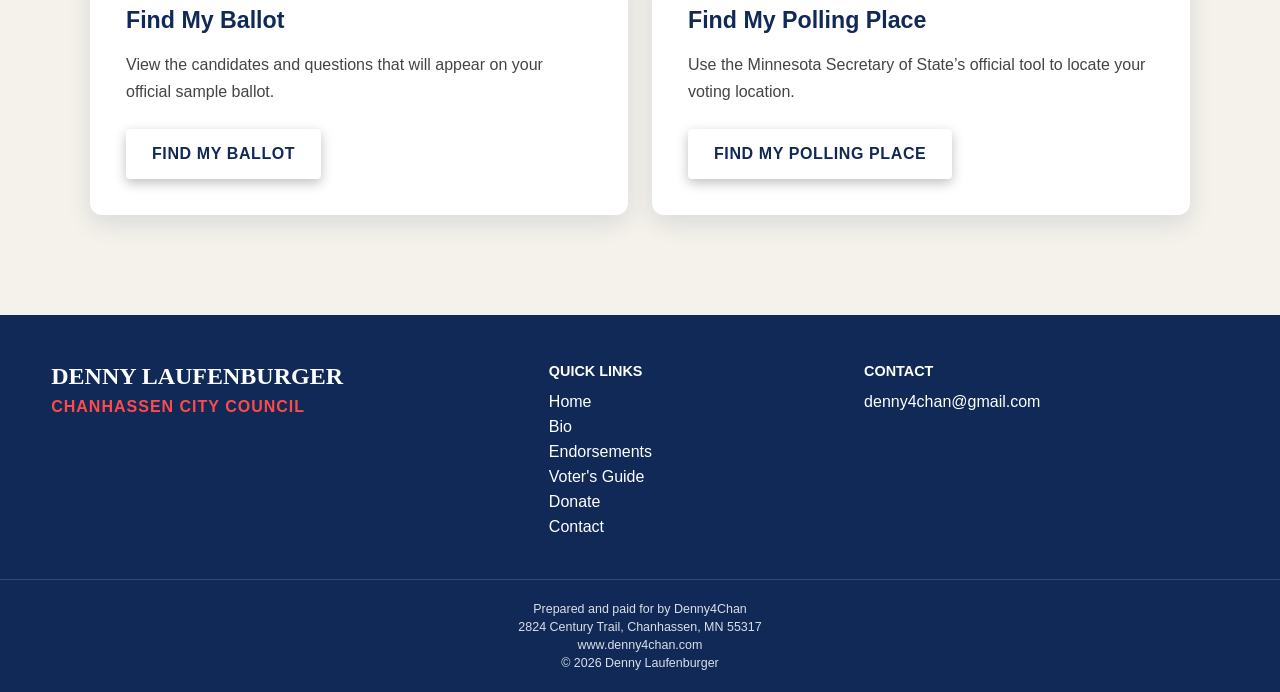
<file: voter-guide.html>
<!DOCTYPE html>
<html lang="en">

<head>
    <meta charset="UTF-8">
    <meta name="viewport" content="width=device-width, initial-scale=1.0">

    <title>Voter's Guide | Denny Laufenburger for Chanhassen City Council</title>

    <link rel="stylesheet" href="css/style.css">
</head>

<body>

    <header class="site-header">
        <div class="nav-container">

            <a class="campaign-name" href="index.html">
                <span>Denny Laufenburger</span>
                <small>Chanhassen City Council</small>
            </a>

            <nav class="main-nav">
                <a href="index.html">Home</a>
                <a href="about.html">Bio</a>
                <a href="endorsements.html">Endorsements</a>
                <a class="active" href="voter-guide.html">Voter's Guide</a>
                <a href="donate.html">Donate</a>
                <a href="contact.html">Contact</a>
            </nav>

        </div>
    </header>

    <main>

        <section class="page-hero">
            <div class="page-hero-container">

                <p class="section-eyebrow">2026 ELECTION</p>

                <h1>Voter's Guide</h1>

                <p>
                    Learn more about Denny’s experience, priorities, and vision
                    for Chanhassen, and find official Minnesota voting resources.
                </p>

            </div>
        </section>

        <section class="voter-guide-section">

            <div class="voter-guide-container">

                <div class="voter-guide-heading">
                    <p class="section-eyebrow">CANDIDATE FORUM</p>
                    <h2>Hear From the Candidates</h2>
                </div>

                <article class="voter-resource-card voter-resource-featured">

                    <div class="voter-resource-copy">
                        <h3>
                            League of Women Voters of Eastern Carver County
                            Candidate Forum
                        </h3>

<p>
    Watch the League of Women Voters of Eastern Carver County
    Candidate Forum for the 2026 Chanhassen City Council election.
</p>

<a
    class="button button-primary"
    href="https://chanhassen.granicus.com/player/clip/2075?view_id=7&redirect=true"
    target="_blank"
    rel="noopener"
>
    WATCH CANDIDATE FORUM
</a>
                    </div>

                </article>

                <div class="voter-guide-heading">
                    <p class="section-eyebrow">VOTER GUIDES</p>
                    <h2>Read Denny’s Responses</h2>
                </div>

                <div class="voter-resource-grid">

                    <article class="voter-resource-card">

                        <div class="voter-resource-copy">
                            <h3>Carver County Local News</h3>

                            <p>
                                Read Denny’s responses about his background,
                                priorities, civic leadership, growth, property
                                taxes, and the future of Chanhassen.
                            </p>

                            <a
                                class="button button-primary"
                                href="documents/carver-county-local-news-voter-guide.pdf"
                                target="_blank"
                                rel="noopener"
                            >
                                VIEW VOTER GUIDE
                            </a>
                        </div>

                    </article>

                    <article class="voter-resource-card">

                        <div class="voter-resource-copy">
                            <h3>Waconia Patriot and Laker Pioneer</h3>

                            <p>
                                Read Denny’s responses regarding his vision for
                                Chanhassen, community services, property taxes,
                                development, and his qualifications for office.
                            </p>

                            <a
                                class="button button-primary"
                                href="documents/waconia-patriot-laker-pioneer-voter-guide.pdf"
                                target="_blank"
                                rel="noopener"
                            >
                                VIEW VOTER GUIDE
                            </a>
                        </div>

                    </article>

                </div>

                <div class="voter-guide-heading">
                    <p class="section-eyebrow">MINNESOTA VOTING RESOURCES</p>
                    <h2>Plan Your Vote</h2>
                </div>

                <div class="voter-resource-grid">

                    <article class="voter-resource-card">

                        <div class="voter-resource-copy">
                            <h3>Find My Ballot</h3>

                            <p>
                                View the candidates and questions that will
                                appear on your official sample ballot.
                            </p>

                            <a
                                class="button button-secondary"
                                href="https://myballotmn.sos.mn.gov/"
                                target="_blank"
                                rel="noopener"
                            >
                                FIND MY BALLOT
                            </a>
                        </div>

                    </article>

                    <article class="voter-resource-card">

                        <div class="voter-resource-copy">
                            <h3>Find My Polling Place</h3>

                            <p>
                                Use the Minnesota Secretary of State’s official
                                tool to locate your voting location.
                            </p>

                            <a
                                class="button button-secondary"
                                href="https://pollfinder.sos.mn.gov/"
                                target="_blank"
                                rel="noopener"
                            >
                                FIND MY POLLING PLACE
                            </a>
                        </div>

                    </article>

                </div>

            </div>

        </section>

    </main>

    <footer class="site-footer">

        <div class="footer-grid">

            <div class="footer-brand">
                <h2>Denny Laufenburger</h2>
                <p>Chanhassen City Council</p>
            </div>

            <div class="footer-links">
                <h3>Quick Links</h3>

                <a href="index.html">Home</a>
                <a href="about.html">Bio</a>
                <a href="endorsements.html">Endorsements</a>
                <a href="voter-guide.html">Voter's Guide</a>
                <a href="donate.html">Donate</a>
                <a href="contact.html">Contact</a>
            </div>

            <div class="footer-contact">
                <h3>Contact</h3>

                <a href="mailto:denny4chan@gmail.com">
                    denny4chan@gmail.com
                </a>
            </div>

        </div>

        <div class="footer-bottom">
            <p>Prepared and paid for by Denny4Chan</p>
            <p>2824 Century Trail, Chanhassen, MN 55317</p>
            <p>www.denny4chan.com</p>
            <p>&copy; 2026 Denny Laufenburger</p>
        </div>

    </footer>

</body>

</html>
</file>
<file: css/style.css>
* {
    box-sizing: border-box;
}

body {
    margin: 0;
    font-family: Arial, Helvetica, sans-serif;
    background-color: #ffffff;
    color: #17213a;
}

.site-header {
    background-color: #102957;
    border-bottom: 5px solid #c62828;
}

.nav-container {
    width: min(1200px, 92%);
    min-height: 90px;
    margin: 0 auto;

    display: flex;
    align-items: center;
    justify-content: space-between;
    gap: 30px;
}

.campaign-name {
    color: #ffffff;
    text-decoration: none;
    text-transform: uppercase;
}

.campaign-name span {
    display: block;
    font-family: Georgia, "Times New Roman", serif;
    font-size: 1.45rem;
    letter-spacing: 1px;
}

.campaign-name small {
    display: block;
    margin-top: 4px;
    color: #ef3f3f;
    font-size: 0.82rem;
    letter-spacing: 1.4px;
}

.main-nav {
    display: flex;
    align-items: center;
    gap: 28px;
}

.main-nav a {
    position: relative;
    padding: 34px 0 28px;
    color: #ffffff;
    text-decoration: none;
    font-size: 0.9rem;
    font-weight: 700;
    text-transform: uppercase;
    letter-spacing: 0.5px;
}

.main-nav a:hover,
.main-nav a.active {
    color: #ff4a4a;
}

.main-nav a.active::after {
    content: "";
    position: absolute;
    right: 0;
    bottom: 20px;
    left: 0;

    height: 3px;
    background-color: #ff3434;
}

.hero {
    position: relative;
    min-height: 620px;
    overflow: hidden;
    background-color: #f7f4ec;
}

.hero-waves {
    position: absolute;
    inset: 0;
    width: 100%;
    height: 100%;
}

.hero-container {
    position: relative;
    z-index: 2;

    width: min(1200px, 92%);
    min-height: 620px;
    margin: 0 auto;

    display: grid;
    grid-template-columns: 1.15fr 0.85fr;
    align-items: center;
    gap: 50px;
}

.hero-copy {
    padding: 125px 0 90px;
    color: #ffffff;
}

.hero-eyebrow {
    margin: 0 0 8px;
    color: #ffffff;
    font-size: 1rem;
    font-weight: 800;
    letter-spacing: 4px;
    text-transform: uppercase;
}

.hero-copy h1 {
    margin: 0;
    font-family: Georgia, "Times New Roman", serif;
    font-size: clamp(3.8rem, 7vw, 6.8rem);
    font-weight: 700;
    line-height: 0.9;
    letter-spacing: 1px;
    text-transform: uppercase;
    text-shadow: 0 4px 12px rgba(0, 0, 0, 0.28);
}

.hero-copy h1 span {
    display: block;
    margin-top: 12px;
    font-size: 0.72em;
}

.hero-office {
    margin: 28px 0 0;
    color: #ffffff;
    font-family: Georgia, "Times New Roman", serif;
    font-size: clamp(1.35rem, 3vw, 2.1rem);
    letter-spacing: 3px;
    text-transform: uppercase;
}

.hero-intro {
    max-width: 600px;
    margin: 24px 0 0;
    font-size: 1.08rem;
    line-height: 1.75;
}

.hero-buttons {
    display: flex;
    flex-wrap: wrap;
    gap: 16px;
    margin-top: 24px;
}

.button {
    display: inline-block;
    padding: 14px 24px;
    border: 2px solid transparent;
    border-radius: 4px;

    text-decoration: none;
    font-weight: 800;
    text-transform: uppercase;
    letter-spacing: 0.6px;

    transition:
        transform 0.2s ease,
        background-color 0.2s ease,
        color 0.2s ease;
}

.button:hover {
    transform: translateY(-2px);
}

.button-primary {
    background-color: #d62828;
    color: #ffffff;
    box-shadow: 0 4px 12px rgba(0, 0, 0, 0.25);
}

.button-primary:hover {
    background-color: #b91f1f;
}

.button-secondary {
    background-color: #ffffff;
    border-color: #ffffff;
    color: #102957;
    box-shadow: 0 4px 12px rgba(0, 0, 0, 0.25);
}

.button-secondary:hover {
    background-color: #ececec;
    color: #102957;
}

.hero-photo-area {
    position: relative;
    align-self: end;
    display: flex;
    justify-content: center;
    overflow: visible;
}

.hero-photo-area::before {
    content: "";
    position: absolute;
    width: 470px;
    height: 470px;
    bottom: 35px;
    left: 50%;
    transform: translateX(-50%);
    border-radius: 50%;

    background: radial-gradient(
        circle,
        rgba(255, 255, 255, 0.28) 0%,
        rgba(255, 255, 255, 0.12) 48%,
        rgba(255, 255, 255, 0) 72%
    );

    filter: blur(10px);
    pointer-events: none;
}

.hero-photo {
    position: relative;
    z-index: 1;

    display: block;
    width: 640px;              /* was 560px */
    max-width: 640px;
    max-height: none;          /* remove the height restriction */

    object-fit: contain;
    object-position: center bottom;

    transform: translate(20px, 25px);   /* let him overlap the bottom */

    filter:
        drop-shadow(0 4px 5px rgba(255,255,255,.18))
        drop-shadow(0 15px 22px rgba(0,0,0,.55));
}

/* ===========================
   ENDORSEMENTS
=========================== */

.endorsements-section {
    padding: 90px 0;
    background: #1f2b5c;
}

.endorsements-container {
    width: min(1200px, 92%);
    margin: 0 auto;
    text-align: center;
}

.endorsements-container h2 {
    margin: 10px 0 18px;
    font-size: clamp(2.2rem, 5vw, 3.5rem);
    color: #102957;
    font-family: Georgia, "Times New Roman", serif;
    color: white;
}

.endorsements-intro {
    max-width: 760px;
    margin: 0 auto 55px;
    color: rgba(255,255,255,.85);
    line-height: 1.8;
}

.endorsement-grid {
    display: grid;
    grid-template-columns: repeat(2, 1fr);
    gap: 28px;
    max-width: 1200px;
    margin: 0 auto;
    align-items: start;
}

.endorsement-card {
    background: white;
    padding: 35px;
    border-top: 5px solid #d62828;
    border-radius: 8px;
    box-shadow: 0 8px 25px rgba(0,0,0,.08);
    text-align: left;
}

.endorsement-title {
    margin: 0 0 18px;
    font-size: .85rem;
    font-weight: 700;
    color: #d62828;
    letter-spacing: 1px;
    text-transform: uppercase;
}

.endorsement-card blockquote {
    margin: 0;
    color: #303747;
    line-height: 1.8;
    font-size: 1.1rem;
    font-style: normal;
    white-space: normal;
}

.endorsement-name {
    margin-top: 36px;
    padding-left: 18px;

    text-indent: -18px;

    font-weight: 700;
    color: #102957;
}

.endorsement-name::before {
    content: "— ";
}

.endorsement-name span {
    display: block;
    margin-top: 4px;

    padding-left: 18px;

    font-weight: 400;
    color: #666;
    font-size: 0.95rem;
}

.site-footer {
    background-color: #102957;
    color: #ffffff;
}

.footer-grid {
    width: min(1200px, 92%);
    margin: 0 auto;
    padding: 48px 0 36px;

    display: grid;
    grid-template-columns: 1.2fr 0.7fr 1fr;
    gap: 60px;
}

.footer-brand h2 {
    margin: 0;
    font-family: Georgia, "Times New Roman", serif;
    font-size: 1.5rem;
    text-transform: uppercase;
}

.footer-brand p {
    margin: 8px 0 0;
    color: #ff4a4a;
    font-weight: 700;
    letter-spacing: 1px;
    text-transform: uppercase;
}

.footer-links,
.footer-contact {
    display: flex;
    flex-direction: column;
    align-items: flex-start;
}

.footer-links h3,
.footer-contact h3 {
    margin: 0 0 14px;
    font-size: 0.9rem;
    text-transform: uppercase;
}

.footer-links a {
    margin-bottom: 7px;
    color: #ffffff;
    text-decoration: none;
}

.footer-links a:hover {
    color: #ff4a4a;
}

.footer-contact p {
    margin: 0;
    line-height: 1.6;
}

.footer-bottom {
    padding: 18px 20px;
    border-top: 1px solid rgba(255, 255, 255, 0.15);
    text-align: center;
}

.footer-bottom p {
    margin: 4px 0;
    font-size: 0.78rem;
    color: rgba(255, 255, 255, 0.85);
}

.footer-contact a,
.footer-bottom a {
    color: inherit;
    text-decoration: none;
}

.footer-contact a:hover,
.footer-bottom a:hover {
    color: #d62828;
    text-decoration: underline;
}

/* ===========================
   INNER PAGE HERO
=========================== */

.page-hero {
    padding: 80px 0;
    background-color: #102957;
    color: #ffffff;
    text-align: center;
}

.page-hero-container {
    width: min(900px, 92%);
    margin: 0 auto;
}

.page-hero h1 {
    margin: 0;
    font-family: Georgia, "Times New Roman", serif;
    font-size: clamp(2.8rem, 6vw, 4.8rem);
}

.page-hero p:last-child {
    max-width: 700px;
    margin: 20px auto 0;
    font-size: 1.1rem;
    line-height: 1.7;
}


/* ===========================
   BIO PAGE
=========================== */

.bio-section {
    padding: 80px 0;
    background-color: #ffffff;
}

.bio-layout {
    width: min(1100px, 92%);
    margin: 0 auto;

    display: grid;
    grid-template-columns: 0.85fr 1.15fr;
    gap: 60px;
    align-items: center;
}

.bio-photo-card {
    padding: 24px;
    border-radius: 10px;
    background-color: #f5f2eb;
    box-shadow: 0 8px 24px rgba(16, 41, 87, 0.08);
}

.bio-photo-card img {
    display: block;
    width: 100%;
    max-height: 560px;
    object-fit: contain;
}

.bio-copy h2 {
    margin: 0 0 24px;
    color: #102957;
    font-family: Georgia, "Times New Roman", serif;
    font-size: clamp(2.3rem, 5vw, 3.5rem);
}

.bio-copy p {
    margin: 0 0 20px;
    color: #303747;
    font-size: 1.05rem;
    line-height: 1.8;
}


/* ===========================
   EXPERIENCE
=========================== */

.experience-section {
    padding: 76px 0;
    background-color: #f5f2eb;
}

.experience-container {
    width: min(1100px, 92%);
    margin: 0 auto;
}

.section-heading {
    margin-bottom: 38px;
    text-align: center;
}

.section-heading h2 {
    margin: 0;
    color: #102957;
    font-family: Georgia, "Times New Roman", serif;
    font-size: clamp(2.3rem, 5vw, 3.5rem);
}

.experience-grid {
    display: grid;
    grid-template-columns: repeat(3, 1fr);
    gap: 24px;
    align-items: stretch;
}

.experience-card {
    display: flex;
    flex-direction: column;

    padding: 34px;
    border-top: 5px solid #d62828;
    border-radius: 8px;
    background-color: #ffffff;
    box-shadow: 0 6px 18px rgba(16, 41, 87, 0.08);

    height: 100%;
}

.experience-card h3 {
    margin: 0 0 14px;
    color: #102957;
    font-family: Georgia, "Times New Roman", serif;
    font-size: 1.6rem;
}

.experience-card p {
    margin: 0;
    color: #303747;
    line-height: 1.7;
}

.bio-list {
    margin: 0;
    padding-left: 18px;
    color: #303747;
    font-size: 0.95rem;
    line-height: 1.5;
}

.bio-list li {
    margin-bottom: 8px;
}

.bio-list li:last-child {
    margin-bottom: 0;
}

/* ===========================
   VISION
=========================== */

.vision-section {
    padding: 64px 0;
    background-color: #102957;
    color: #ffffff;
}

.vision-container {
    width: min(1100px, 92%);
    margin: 0 auto;

    display: flex;
    align-items: center;
    justify-content: space-between;
    gap: 50px;
}

.vision-container h2 {
    margin: 0 0 18px;
    font-family: Georgia, "Times New Roman", serif;
    font-size: clamp(2.2rem, 5vw, 3.4rem);
}

.vision-container p {
    max-width: 750px;
    margin: 0;
    line-height: 1.75;
}

/* ===========================
   GALLERY PAGE
=========================== */

.gallery-section {
    padding: 76px 0;
    background-color: #ffffff;
}

.gallery-container {
    width: min(1200px, 92%);
    margin: 0 auto;
}

.gallery-grid {
    display: grid;
    grid-template-columns: repeat(3, 1fr);
    gap: 32px;
}

/* ---------- Gallery Cards ---------- */

.gallery-card {
    overflow: hidden;
    border-radius: 10px;
    background: #ffffff;
    box-shadow: 0 8px 24px rgba(16, 41, 87, 0.10);
    display: flex;
    flex-direction: column;
}

.gallery-card:first-child {
    border-top: 5px solid #d62828;
}

/* ---------- Photos ---------- */

.gallery-photo {
    display: block;
    width: 100%;
    aspect-ratio: 16 / 10;
    object-fit: cover;
    object-position: center;
}

.gallery-placeholder {
    min-height: 260px;

    display: flex;
    align-items: center;
    justify-content: center;

    background-color: #e9e6df;
    color: #102957;
    font-weight: 800;
    text-transform: uppercase;
    letter-spacing: 1px;
}

/* ---------- Card Content ---------- */

.gallery-card-copy {
    padding: 28px;
    flex: 1;
}

.gallery-card-copy h3 {
    margin: 0 0 18px;
    padding-bottom: 14px;

    color: #102957;
    font-family: Georgia, "Times New Roman", serif;
    font-size: 1.35rem;
    line-height: 1.2;

    border-bottom: 1px solid #e5e5e5;
}

.gallery-card-copy p {
    margin: 0;
    color: #303747;
    font-size: 1rem;
    line-height: 1.75;
}

.gallery-card-copy p + p {
    margin-top: 14px;
}

/* ---------- Callout ---------- */

.gallery-callout {
    padding: 64px 0;
    background-color: #f5f2eb;
}

.gallery-callout-container {
    width: min(1100px, 92%);
    margin: 0 auto;

    display: flex;
    align-items: center;
    justify-content: space-between;
    gap: 50px;
}

.gallery-callout h2 {
    margin: 0 0 14px;

    color: #102957;
    font-family: Georgia, "Times New Roman", serif;
    font-size: clamp(2.2rem, 5vw, 3.4rem);
}

.gallery-callout p:last-child {
    max-width: 700px;
    margin: 0;

    color: #303747;
    line-height: 1.7;
}

/* ===========================
   DONATE PAGE
=========================== */

.donation-options-section {
    padding: 76px 0;
    background-color: #ffffff;
}

.donation-options-container {
    width: min(1100px, 92%);
    margin: 0 auto;
}

.donation-options-intro {
    max-width: 700px;
    margin: 14px auto 0;
    color: #303747;
    line-height: 1.7;
}

.donation-options-grid {
    display: grid;
    grid-template-columns: repeat(2, 1fr);
    gap: 32px;
    margin-top: 42px;
    align-items: stretch;
}

.payment-card {
    padding: 40px 34px;
    border-top: 6px solid #d62828;
    border-radius: 10px;
    background-color: #ffffff;
    text-align: center;
    box-shadow: 0 10px 30px rgba(16, 41, 87, 0.12);

    display: flex;
    flex-direction: column;
    align-items: center;
}

.payment-label {
    margin: 0 0 10px;
    color: #d62828;
    font-size: 0.82rem;
    font-weight: 800;
    letter-spacing: 1.3px;
    text-transform: uppercase;
}

.payment-card h3 {
    margin: 0 0 16px;
    color: #102957;
    font-family: Georgia, "Times New Roman", serif;
    font-size: clamp(1.8rem, 4vw, 2.5rem);
}

.payment-description {
    max-width: 430px;
    margin: 0 auto 26px;
    color: #303747;
    line-height: 1.7;
}

.venmo-qr {
    width: min(290px, 100%);
    margin: 0 auto 18px;
    padding: 14px;
    border: 1px solid #d8dce5;
    border-radius: 10px;
    background-color: #ffffff;
}

.venmo-qr img {
    display: block;
    width: 100%;
    height: auto;
}

.payment-account {
    margin: 0 0 24px;
    color: #102957;
    font-size: 1.05rem;
}

.square-payment-mark {
    width: min(290px, 100%);
    min-height: 290px;
    margin: 0 auto 28px;
    padding: 30px;

    display: flex;
    flex-direction: column;
    align-items: center;
    justify-content: center;

    border: 1px solid #d8dce5;
    border-radius: 10px;
    background-color: #f5f2eb;
}

.square-icon {
    position: relative;
    width: 110px;
    height: 110px;
    margin-bottom: 24px;
    border-radius: 24px;
    background-color: #111111;
}

.square-icon::after {
    content: "";
    position: absolute;
    inset: 30px;
    border-radius: 9px;
    background-color: #ffffff;
}

.square-logo-image {
    display: block;
    width: 95px;
    max-width: 70%;
    height: auto;
    margin-bottom: 24px;
}

.payment-card .button {
    margin-top: auto;
}

.donation-thanks {
    max-width: 760px;
    margin: 38px auto 0;
    color: #303747;
    text-align: center;
    line-height: 1.7;
}

.donation-use-section {
    padding: 76px 0;
    background-color: #f5f2eb;
}

.donation-use-container {
    width: min(1100px, 92%);
    margin: 0 auto;
}

.donation-use-grid {
    display: grid;
    grid-template-columns: repeat(3, 1fr);
    gap: 24px;
}

.donation-use-card {
    padding: 30px;
    border-top: 5px solid #d62828;
    border-radius: 8px;
    background-color: #ffffff;
    box-shadow: 0 6px 18px rgba(16, 41, 87, 0.08);
}

.donation-use-card h3 {
    margin: 0 0 14px;
    color: #102957;
    font-family: Georgia, "Times New Roman", serif;
    font-size: 1.4rem;
}

.donation-use-card p {
    margin: 0;
    color: #303747;
    line-height: 1.7;
}

.donate-thank-you {
    padding: 64px 0;
    background-color: #102957;
    color: #ffffff;
}

.donate-thank-you-container {
    width: min(1100px, 92%);
    margin: 0 auto;

    display: flex;
    align-items: center;
    justify-content: space-between;
    gap: 50px;
}

.donate-thank-you h2 {
    margin: 0 0 16px;
    font-family: Georgia, "Times New Roman", serif;
    font-size: clamp(2.2rem, 5vw, 3.4rem);
}

.donate-thank-you p:last-child {
    max-width: 720px;
    margin: 0;
    line-height: 1.7;
}

/* ===========================
   CONTACT PAGE
=========================== */

.contact-section {
    padding: 80px 0;
    background: #ffffff;
}

.contact-layout {
    width: min(1100px, 92%);
    margin: auto;

    display: grid;
    grid-template-columns: 0.85fr 1.15fr;
    gap: 60px;
    align-items: start;
}

.contact-copy h2 {
    margin: 0 0 20px;
    color: #102957;
    font-family: Georgia, serif;
    font-size: clamp(2.3rem, 5vw, 3.6rem);
}

.contact-copy>p {
    color: #303747;
    line-height: 1.8;
}

.direct-contact {
    margin-top: 40px;
    padding: 28px;

    border-left: 5px solid #d62828;

    background: #f5f2eb;
}

.direct-contact h3 {
    margin-bottom: 8px;
    color: #102957;
}

.direct-contact h3:not(:first-child) {
    margin-top: 22px;
}

.direct-contact a {
    color: #102957;
    text-decoration: none;
    font-weight: bold;
}

.direct-contact a:hover {
    color: #d62828;
}

.contact-form {
    padding: 40px;
    border-top: 6px solid #d62828;
    border-radius: 10px;
    background: white;
    box-shadow: 0 10px 30px rgba(16, 41, 87, .10);
}

.form-row {
    display: grid;
    grid-template-columns: 1fr 1fr;
    gap: 20px;
}

.form-field {
    margin-bottom: 24px;
}

.form-field label {
    display: block;
    margin-bottom: 8px;
    color: #102957;
    font-weight: 700;
}

.form-field span {
    color: #666;
    font-size: .8rem;
}

.form-field input,
.form-field select,
.form-field textarea {

    width: 100%;

    padding: 14px;

    border: 1px solid #b9bec9;

    border-radius: 5px;

    font: inherit;

}

.form-field textarea {

    resize: vertical;

}

.form-submit {

    border: none;

    cursor: pointer;

}

.involved-section{

    padding:70px 0;

    background:#102957;

    color:white;

}

.involved-container{

    width:min(1100px,92%);

    margin:auto;

    display:flex;

    justify-content:space-between;

    align-items:center;

    gap:40px;

}

.involved-container h2{

    margin:0 0 15px;

    font-family:Georgia,serif;

    font-size:3rem;

}

.involved-container p:last-child{

    max-width:650px;

    line-height:1.7;

}

@media (max-width: 800px) {
    .nav-container {
        padding: 20px 0;
        flex-direction: column;
    }

    .main-nav {
        flex-wrap: wrap;
        justify-content: center;
        gap: 10px 20px;
    }

    .main-nav a {
        padding: 5px 0 10px;
    }

    .main-nav a.active::after {
        bottom: 2px;
    }
        .hero {
        min-height: auto;
    }

    .hero-container {
        min-height: auto;
        grid-template-columns: 1fr;
        text-align: center;
    }

    .hero-copy {
        padding: 95px 0 25px;
    }

    .hero-copy h1 {
        font-size: clamp(3rem, 15vw, 5rem);
    }

    .hero-copy h1 span {
        font-size: 0.56em;
    }

    .hero-intro {
        margin-right: auto;
        margin-left: auto;
    }

    .hero-buttons {
        justify-content: center;
    }

    .hero-photo-area {
        align-self: auto;
    }

    .hero-photo {
    width: min(340px, 108%);
    max-height: 420px;
    margin-bottom: 35px;
    filter: drop-shadow(0 14px 18px rgba(0, 0, 0, 0.55));
    }

    .why-reasons {
        grid-template-columns: 1fr;
    }

    .reason-card {
        min-height: auto;
    }

    .home-actions-grid {
        grid-template-columns: 1fr;
    }

    .footer-grid {
        grid-template-columns: 1fr;
        gap: 30px;
    }

    .bio-layout {
        grid-template-columns: 1fr;
    }

    .experience-grid {
        grid-template-columns: 1fr;
    }

    .vision-container {
        flex-direction: column;
        align-items: flex-start;
    }

    .gallery-grid {
        grid-template-columns: 1fr;
    }

    .gallery-callout-container {
        flex-direction: column;
        align-items: flex-start;
    }

    .donation-options-grid {
        grid-template-columns: 1fr;
    }

    .donation-use-grid {
        grid-template-columns: 1fr;
    }

    .donate-thank-you-container {
        flex-direction: column;
        align-items: flex-start;
    }

    .payment-card {
        padding: 34px 24px;
    }

    .square-payment-mark {
        min-height: 240px;
    }

    .qr-placeholder {
    width: 250px;
    height: 250px;
    margin: 0 auto 24px;

    display: flex;
    align-items: center;
    justify-content: center;

    border: 3px dashed #b9bfcb;
    border-radius: 10px;
    background-color: #f5f2eb;
    color: #102957;
    font-weight: 800;
    text-align: center;
    text-transform: uppercase;
    letter-spacing: 0.8px;
}

    .contact-info{
    grid-template-columns:1fr;
}

.involved-container{
    flex-direction:column;
    align-items:flex-start;
}

.contact-layout{
    grid-template-columns:1fr;
}

.form-row{
    grid-template-columns:1fr;
    gap:0;
}

.contact-form{
    padding:30px 24px;
}

.endorsements-section {
    padding: 90px 0;
    background: #1f2b5c;
}

}
/* ===========================
   WHY I'M RUNNING
=========================== */

.why-home {
    padding: 72px 0;
    background-color: #ffffff;
}

.why-home-container {
    width: min(1200px, 92%);
    margin: 0 auto;
}

.why-home-heading {
    max-width: 760px;
    margin: 0 auto 42px;
    text-align: center;
}

.section-eyebrow {
    margin: 0 0 10px;
    color: #d62828;
    font-size: 0.9rem;
    font-weight: 800;
    letter-spacing: 1.6px;
    text-transform: uppercase;
}

.why-home-heading h2 {
    margin: 0;
    color: #102957;
    font-family: Georgia, "Times New Roman", serif;
    font-size: clamp(2.4rem, 5vw, 3.8rem);
}

.why-reasons {
    display: grid;
    grid-template-columns: repeat(3, 1fr);
    gap: 26px;
}

.reason-card {
    position: relative;
    min-height: 330px;
    padding: 36px 30px 32px;
    border: 1px solid #d8dce5;
    border-top: 6px solid #d62828;
    border-radius: 8px;
    background-color: #ffffff;
    box-shadow: 0 8px 24px rgba(16, 41, 87, 0.08);
}

.reason-number {
    display: block;
    margin-bottom: 16px;
    color: rgba(16, 41, 87, 0.18);
    font-family: Georgia, "Times New Roman", serif;
    font-size: 3rem;
    font-weight: 700;
    line-height: 1;
}

.reason-card h3 {
    margin: 0 0 16px;
    color: #102957;
    font-family: Georgia, "Times New Roman", serif;
    font-size: 1.45rem;
}

.reason-card p {
    margin: 0;
    color: #303747;
    font-size: 1rem;
    line-height: 1.7;
}

.why-home-action {
    margin-top: 34px;
    text-align: center;
}

.home-actions {
    padding: 46px 0 52px;
    background-color: #f5f2eb;
}

.home-actions-grid {
    width: min(900px, 92%);
    margin: 0 auto;

    display: grid;
    grid-template-columns: 1fr 1fr;
    gap: 28px;
}

.visitor-card {
    padding: 34px 28px;
    border: 1px solid #d8dce5;
    border-radius: 8px;
    text-align: center;
    background-color: #ffffff;
    box-shadow: 0 4px 14px rgba(16, 41, 87, 0.08);
}

.visitor-card h2,
.involved-card h2 {
    margin: 0 0 18px;
    font-family: Arial, Helvetica, sans-serif;
    font-size: 1.35rem;
    text-transform: uppercase;
}

.visitor-card h2 {
    color: #102957;
}

.live-counter {
    margin: 18px auto;
    text-align: center;
}

.live-counter a {
    display: block;
    margin-top: 8px;
    color: #666666;
    font-size: 0.72rem;
    text-decoration: none;
}

.live-counter img {
    display: inline-block;
    max-width: 100%;
    height: auto;
}

.counter-display {
    display: flex;
    justify-content: center;
    gap: 4px;
    margin: 24px 0 18px;
}

.counter-display span {
    min-width: 36px;
    padding: 8px 5px;
    border-radius: 4px;
    background-color: #222222;
    color: #ffffff;
    font-family: Georgia, "Times New Roman", serif;
    font-size: 2rem;
    line-height: 1;
}

.visitor-card p {
    margin: 0;
    color: #303747;
    line-height: 1.5;
}

.involved-card {
    padding: 34px 28px;
    border-radius: 8px;
    background-color: #102957;
    color: #ffffff;
    text-align: center;

    display: flex;
    flex-direction: column;
    justify-content: center;
    align-items: center;
}

.involved-card h2 {
    color: #ffffff;
}

.involved-card p {
    margin: 0 0 22px;
    line-height: 1.55;
}

/* ===========================
   MOBILE HOMEPAGE CLEANUP
=========================== */

@media (max-width: 800px) {

    /* ---------- Header ---------- */

    .site-header {
        position: relative;
    }

    .nav-container {
        min-height: auto;
        padding: 18px 0 14px;
        flex-direction: column;
        gap: 14px;
    }

    .campaign-name {
        text-align: center;
    }

    .main-nav {
        width: 100%;
        display: flex;
        justify-content: center;
        flex-wrap: wrap;
        gap: 10px 18px;
    }

    .main-nav a {
        font-size: 0.78rem;
    }


    /* ---------- Homepage Hero ---------- */

    .hero {
        width: 100%;
        min-height: auto;
        overflow: hidden;

        background-color: #1f2b5c;
        border-top: 14px solid #c7362f;
        border-bottom: 14px solid #c7362f;
    }

    /* Remove decorative river only on mobile */
    .hero-waves {
        display: none;
    }

    .hero-container {
        width: min(92%, 520px);
        min-height: auto;

        margin: 0 auto;
        padding: 52px 0;

        display: block;

        text-align: center;
    }

    .hero-copy {
        width: 100%;
        max-width: 100%;

        margin: 0 auto;
        padding: 0;

        text-align: center;
    }

    .hero-eyebrow {
        margin: 0 0 12px;
        text-align: center;
    }

    .hero-copy h1 {
        width: 100%;
        margin: 0 auto;

        font-size: clamp(3rem, 13vw, 4rem);
        line-height: 0.92;

        text-align: center;
    }

    .hero-copy h1 span {
        display: block;
        margin-top: 8px;

        font-size: 0.58em;
        line-height: 1;

        white-space: nowrap;
    }

    .hero-office {
        width: 100%;
        margin: 24px auto 16px;

        font-size: clamp(1.1rem, 5vw, 1.45rem);
        line-height: 1.3;

        text-align: center;
    }

    .hero-intro {
        width: 100%;
        max-width: 390px;

        margin: 0 auto;

        font-size: 1rem;
        line-height: 1.65;

        text-align: center;
    }

    .hero-buttons {
        width: 100%;

        margin: 28px auto 0;

        display: flex;
        flex-direction: column;
        align-items: center;
        gap: 12px;
    }

    .hero-buttons .button {
        width: min(300px, 100%);
        margin: 0 auto;

        text-align: center;
    }

    /* Hide Denny's hero photo on phones */
    .hero-photo-area {
        display: none;
    }


    /* ---------- Why I'm Running ---------- */

    .why-home {
        padding: 64px 0;
    }

    .why-home-container {
        width: min(92%, 520px);
        margin: 0 auto;
    }

    .why-home-heading h2 {
        font-size: clamp(2.25rem, 11vw, 3.2rem);
    }

    .why-reasons {
        grid-template-columns: 1fr;
        gap: 18px;
    }

    .reason-card {
        min-height: auto;
        padding: 28px;
    }

    .why-home-action .button {
        width: min(320px, 100%);
        text-align: center;
    }


    /* ---------- Visitor / Get Involved ---------- */

    .home-actions {
        padding: 55px 0;
    }

    .home-actions-grid {
        width: min(92%, 520px);

        margin: 0 auto;

        grid-template-columns: 1fr;
        gap: 20px;
    }

    .visitor-card,
    .involved-card {
        min-height: auto;
        padding: 32px 24px;
    }


    /* ---------- Endorsements ---------- */

    .endorsements-section {
        padding: 65px 0;
    }

    .endorsements-container {
        width: min(92%, 520px);
        margin: 0 auto;
    }

    .endorsements-container h2 {
        font-size: clamp(2.2rem, 11vw, 3.1rem);
        line-height: 1.05;
    }

    .endorsement-grid {
        grid-template-columns: 1fr;
        max-width: 100%;
    }

    .endorsement-card {
        padding: 30px 24px;
    }


    /* ---------- Footer ---------- */

    .footer-grid {
        grid-template-columns: 1fr;
        gap: 30px;
        text-align: center;
    }

    .footer-links,
    .footer-contact {
        align-items: center;
    }

    .footer-bottom {
        text-align: center;
    }
}

/* ===========================
   VOTER'S GUIDE
=========================== */

.voter-guide-section {
    padding: 80px 0 100px;
    background: #f5f2eb;
}

.voter-guide-container {
    width: min(1100px, 92%);
    margin: 0 auto;
}

.voter-guide-heading {
    text-align: center;
    margin: 0 auto 32px;
}

.voter-guide-heading:not(:first-child) {
    margin-top: 70px;
}

.voter-guide-heading h2 {
    margin: 6px 0 0;
    color: #102957;
    font-size: clamp(2rem, 4vw, 3rem);
}

.voter-resource-grid {
    display: grid;
    grid-template-columns: repeat(2, minmax(0, 1fr));
    gap: 24px;
}

.voter-resource-card {
    background: #ffffff;
    border-radius: 12px;
    padding: 36px;
    box-shadow: 0 8px 24px rgba(16, 41, 87, 0.12);
    border-top: 5px solid #d62828;
}

.voter-resource-featured {
    max-width: 800px;
    margin: 0 auto;
    text-align: center;
}

.voter-resource-copy {
    display: flex;
    flex-direction: column;
    height: 100%;
}

.voter-resource-copy h3 {
    margin: 0 0 16px;
    color: #102957;
    font-size: 1.45rem;
    line-height: 1.25;
}

.voter-resource-copy p {
    margin: 0 0 24px;
    color: #444;
    line-height: 1.7;
}

.voter-resource-copy .button {
    align-self: flex-start;
    margin-top: auto;
}

.voter-resource-featured .voter-resource-copy .button {
    align-self: center;
}

.resource-status {
    margin: 6px 0 0 !important;
    font-weight: 700;
    color: #d62828 !important;
}

/* ===========================
   VOTER'S GUIDE - MOBILE
=========================== */

@media (max-width: 800px) {

    .voter-guide-section {
        padding: 55px 0 70px;
    }

    .voter-guide-container {
        width: min(92%, 700px);
    }

    .voter-guide-heading {
        margin-bottom: 24px;
    }

    .voter-guide-heading:not(:first-child) {
        margin-top: 55px;
    }

    .voter-resource-grid {
        grid-template-columns: 1fr;
        gap: 18px;
    }

    .voter-resource-card {
        padding: 28px 22px;
    }

    .voter-resource-copy h3 {
        font-size: 1.3rem;
    }

    .voter-resource-copy .button {
        align-self: stretch;
        text-align: center;
    }
}

/* ===========================
   HOME - VOTER'S GUIDE CALLOUT
=========================== */

.home-voter-guide {
    padding: 75px 0;
    background: #f5f2eb;
    text-align: center;
}

.home-voter-guide-container {
    width: min(850px, 90%);
    margin: 0 auto;
}

.home-voter-guide h2 {
    margin: 8px 0 18px;
    color: #102957;
    font-size: clamp(2.4rem, 5vw, 3.5rem);
}

.home-voter-guide-intro {
    margin: 0 auto 12px;
    max-width: 760px;
    color: #333;
    font-size: 1.2rem;
    line-height: 1.7;
    font-weight: 600;
}

.home-voter-guide-text {
    margin: 0 auto 28px;
    max-width: 680px;
    color: #555;
    font-size: 1.05rem;
    line-height: 1.7;
}

.home-voter-guide .button {
    display: inline-block;
}

/* ===========================
   HOME - VOTER'S GUIDE MOBILE
=========================== */

@media (max-width: 800px) {

.home-voter-guide {
    padding: 55px 0 65px;
}

    .home-voter-guide-container {
        width: 88%;
    }

    .home-voter-guide h2 {
        font-size: 2.35rem;
    }

    .home-voter-guide-intro {
        font-size: 1.08rem;
        line-height: 1.6;
    }

    .home-voter-guide-text {
        font-size: 1rem;
        line-height: 1.6;
        margin-bottom: 24px;
    }

    .home-voter-guide .button {
        width: 100%;
        max-width: 340px;
        text-align: center;
    }
}
/* ===========================
   FEATURED EVENT
=========================== */

.featured-event {
    padding: 70px 0;
    background: #f5f2eb;
}

.featured-event-container {
    width: min(1050px, 90%);
    margin: 0 auto;
    display: grid;
    grid-template-columns: minmax(280px, 420px) 1fr;
    gap: 60px;
    align-items: center;
}

.featured-event-image img {
    display: block;
    width: 100%;
    height: auto;
    border-radius: 8px;
    box-shadow: 0 12px 30px rgba(16, 41, 87, 0.18);
}

.featured-event-copy h2 {
    margin: 8px 0 20px;
    color: #102957;
    font-size: clamp(2.3rem, 4vw, 3.4rem);
    line-height: 1.05;
}

.featured-event-lead {
    margin: 0 0 28px;
    color: #333;
    font-size: 1.15rem;
    line-height: 1.7;
}

.featured-event-details {
    margin: 0 0 24px;
    padding: 22px 0;
    border-top: 1px solid rgba(16, 41, 87, 0.2);
    border-bottom: 1px solid rgba(16, 41, 87, 0.2);
}

.featured-event-details p {
    margin: 0 0 18px;
    color: #333;
    font-size: 1.05rem;
    line-height: 1.55;
}

.featured-event-details p:last-child {
    margin-bottom: 0;
}

.featured-event-details strong {
    color: #102957;
    font-size: 1.15rem;
}

.featured-event-note {
    margin: 0;
    color: #d62828;
    font-weight: 700;
    text-transform: uppercase;
    letter-spacing: 0.04em;
}

/* ===========================
   FEATURED EVENT - MOBILE
=========================== */

@media (max-width: 800px) {

    .featured-event {
        padding: 50px 0 55px;
    }

    .featured-event-container {
        width: 88%;
        grid-template-columns: 1fr;
        gap: 35px;
    }

    .featured-event-image {
        width: min(100%, 440px);
        margin: 0 auto;
    }

    .featured-event-copy {
        text-align: center;
    }

    .featured-event-copy h2 {
        font-size: 2.35rem;
    }

    .featured-event-lead {
        font-size: 1.05rem;
    }

    .featured-event-details {
        text-align: center;
    }

    .featured-event-image a {
    display: block;
}

.featured-event-image img {
    cursor: zoom-in;
    transition: transform 0.2s ease, box-shadow 0.2s ease;
}

.featured-event-image a:hover img {
    transform: scale(1.02);
    box-shadow: 0 16px 36px rgba(16, 41, 87, 0.25);
}

.featured-event-enlarge {
    margin: 10px 0 0;
    text-align: center;
    color: #102957;
    font-size: 0.85rem;
    font-weight: 700;
}
}
</file>
